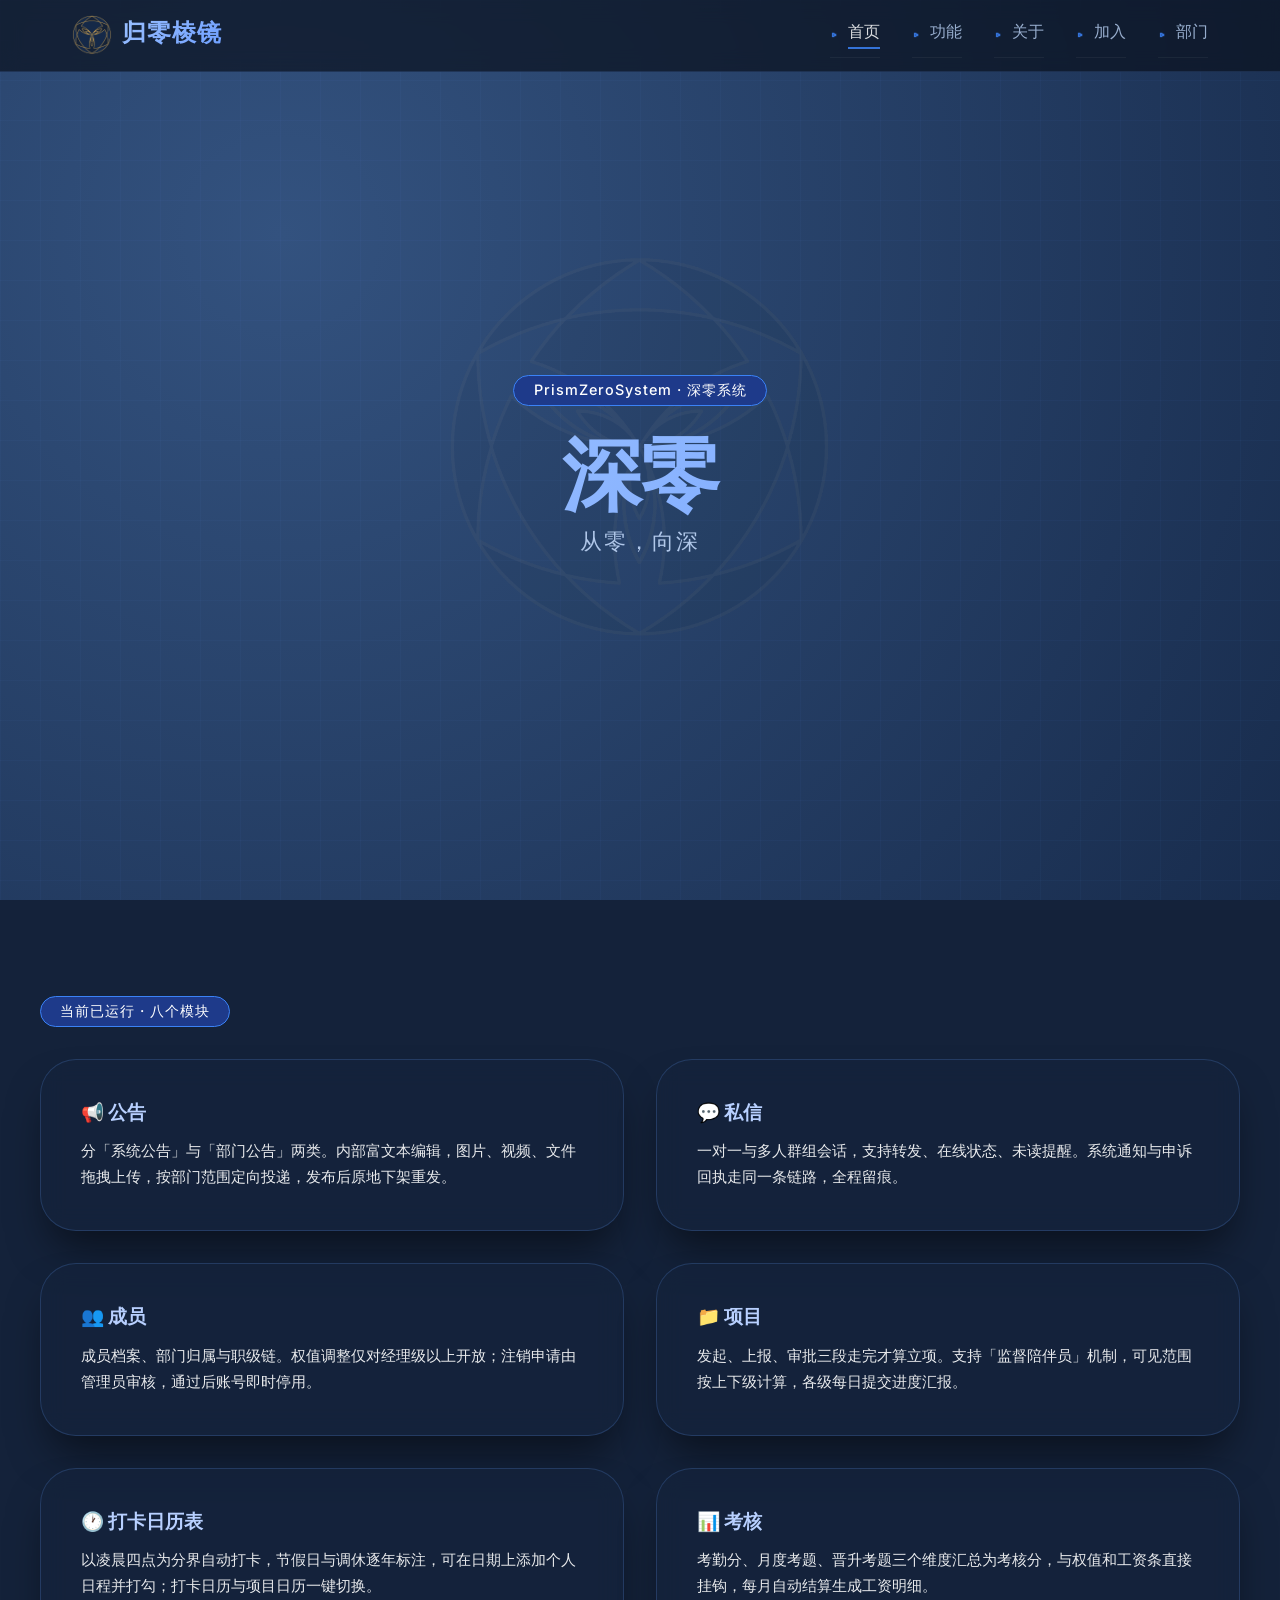
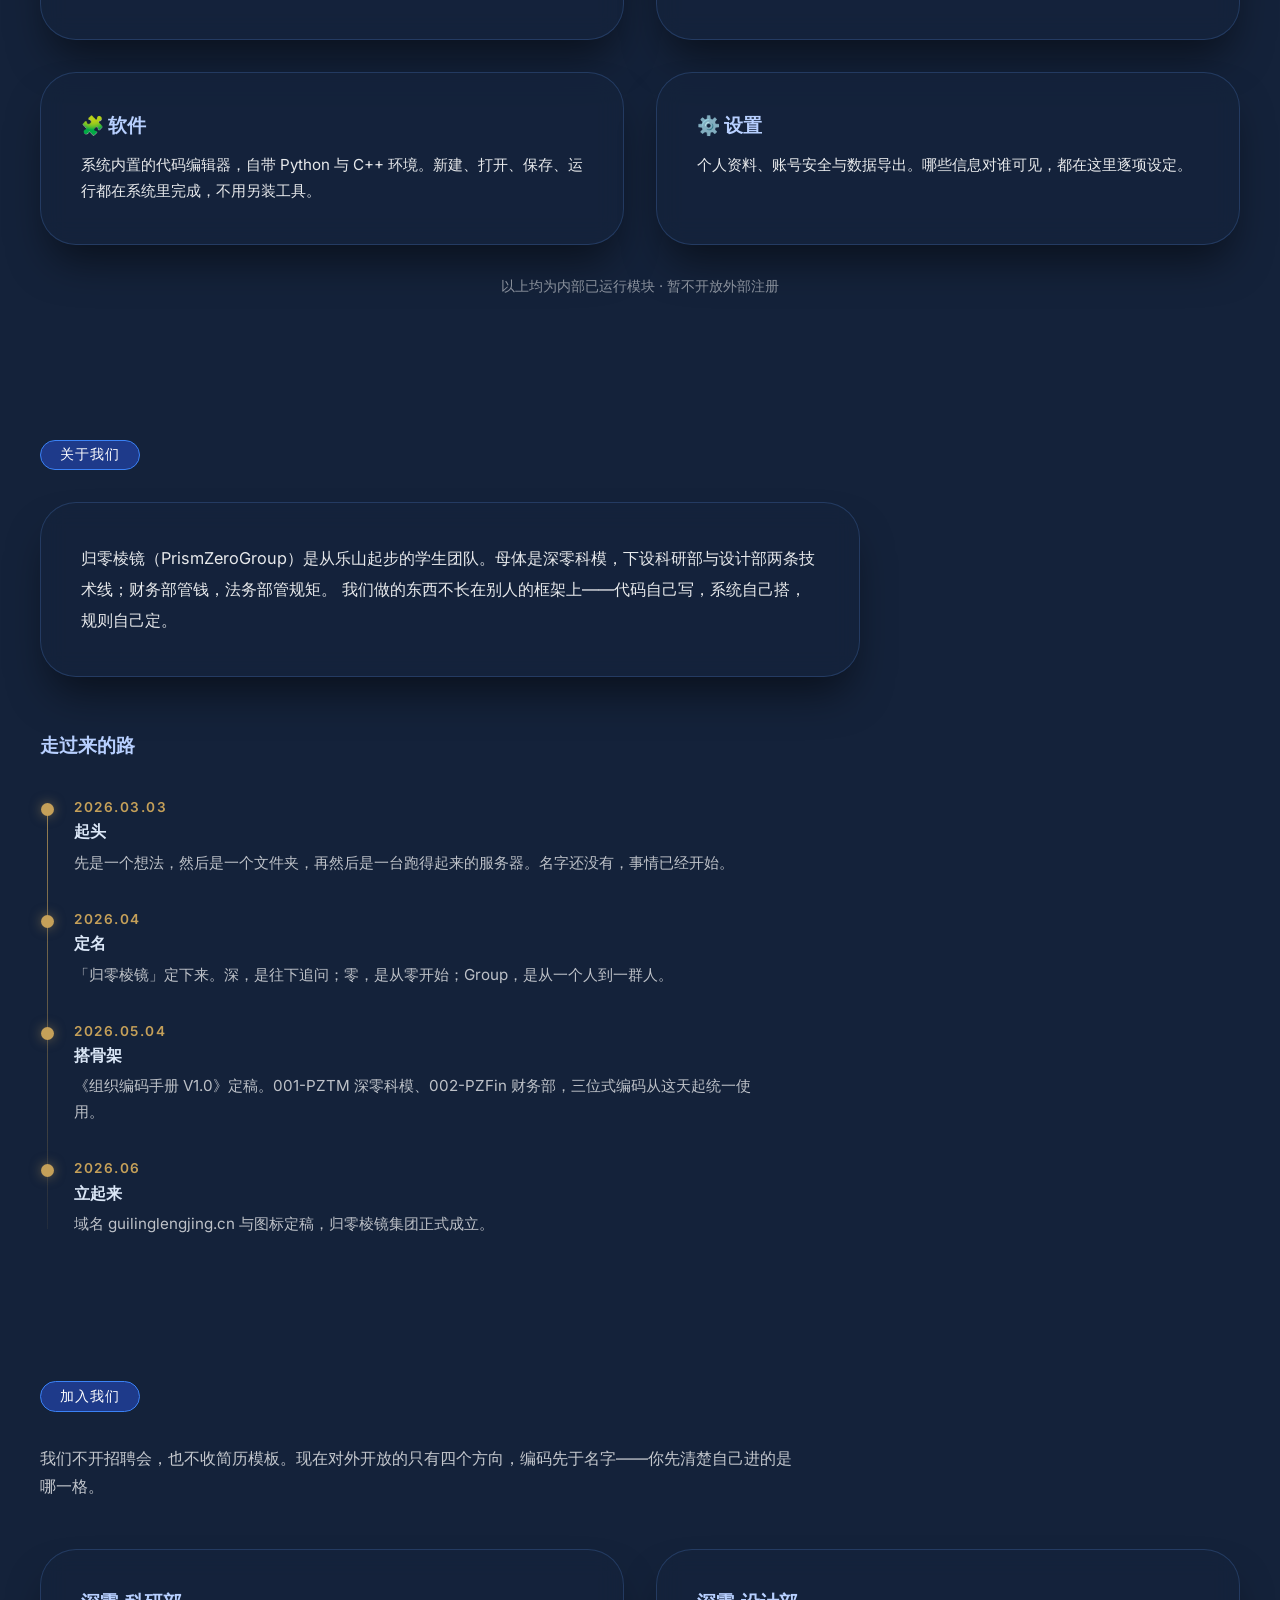
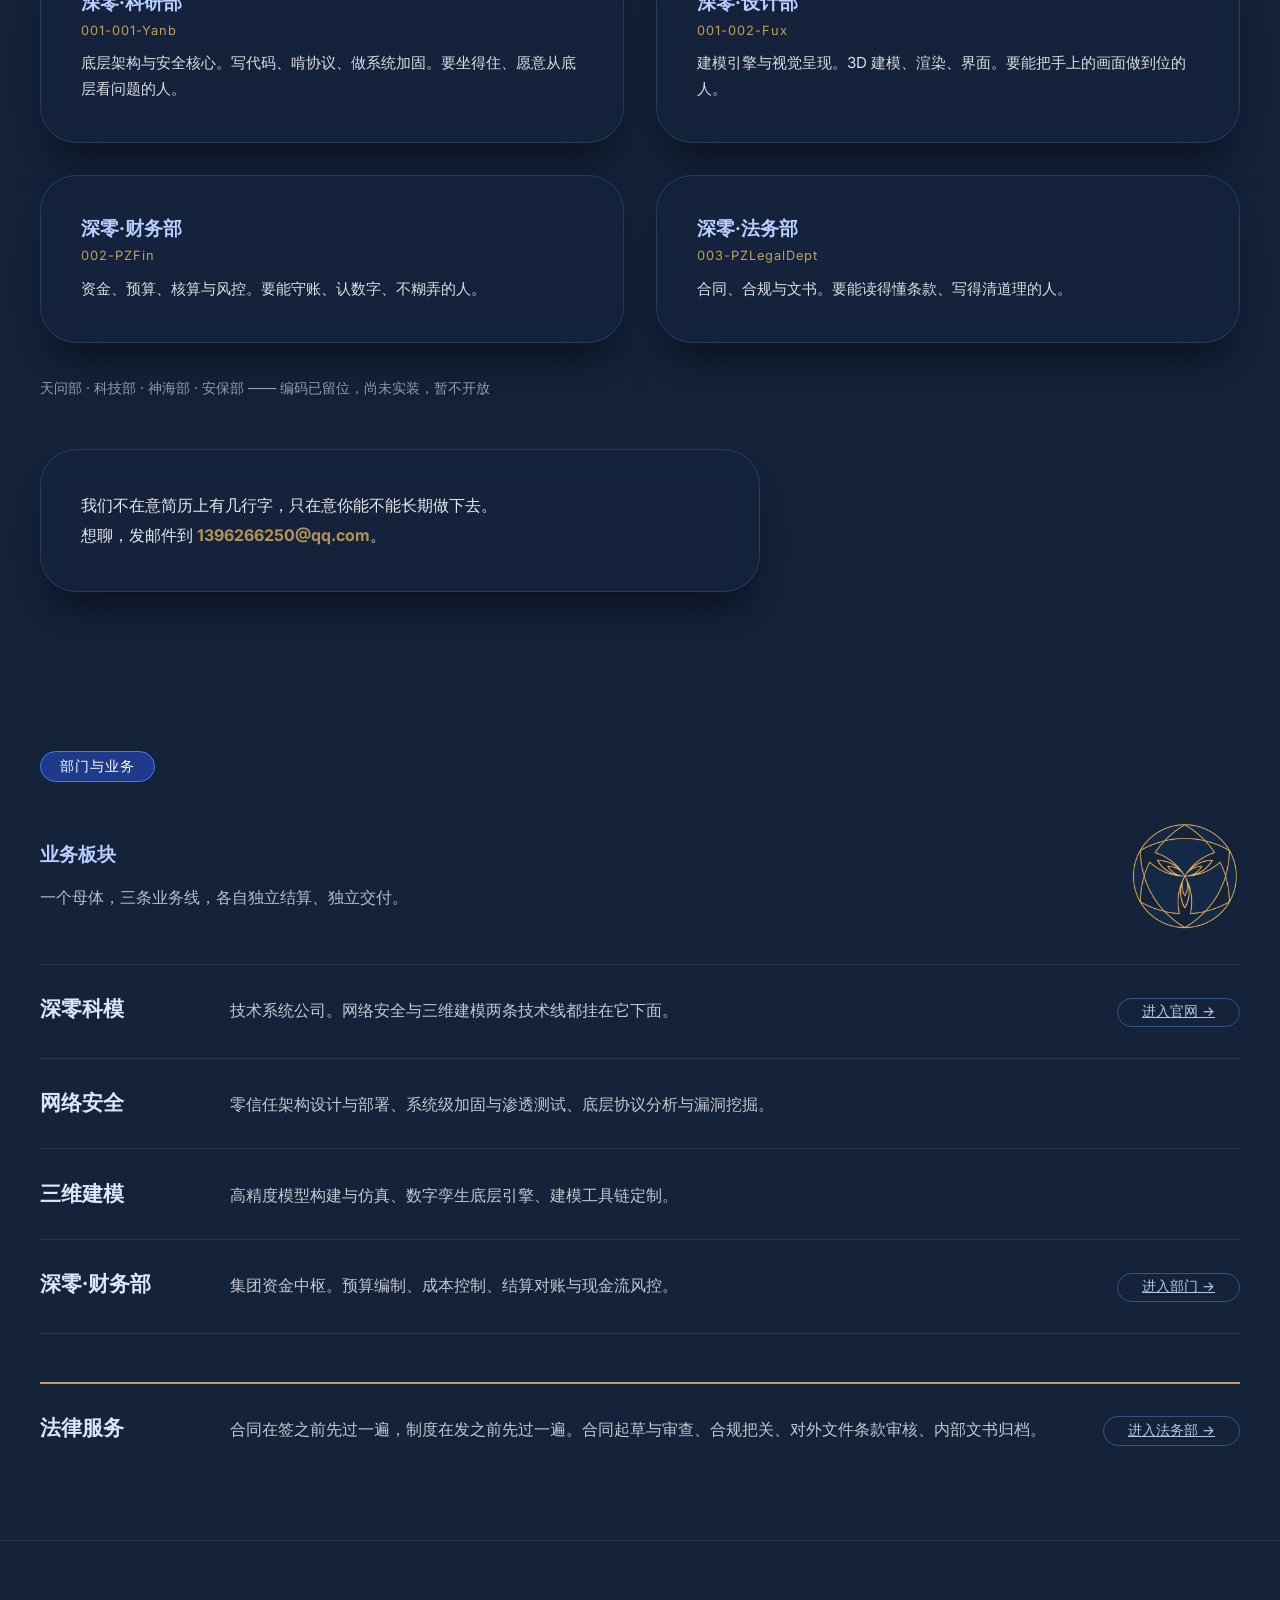
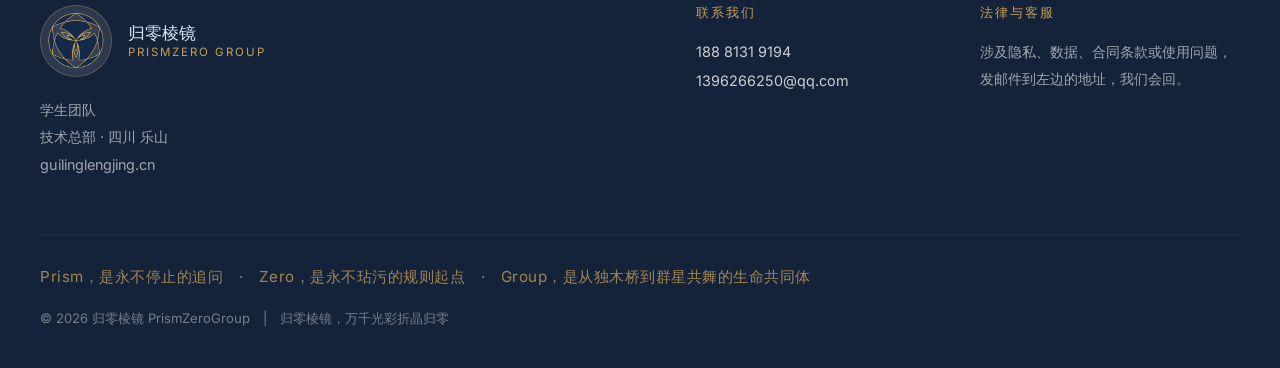
<file: PrismZeroGroupWeb/PrismZeroSystemWebsite/system.html>
<!DOCTYPE html>
<html lang="zh-CN">
<head>
    <meta charset="UTF-8">
    <meta name="viewport" content="width=device-width, initial-scale=1.0, user-scalable=no">
    <title>PrismZeroSystem · 深零系统</title>
    <link rel="preconnect" href="https://fonts.googleapis.com">
    <link rel="preconnect" href="https://fonts.gstatic.com" crossorigin>
    <link href="https://fonts.googleapis.com/css2?family=Inter:wght@300;400;500;600;700;800&display=swap" rel="stylesheet">
    <link rel="stylesheet" href="system.css">
</head>
<body>
    <div class="bg-gradient"></div>
    <div class="bg-particles"></div>
    <div class="brand-watermark"></div>

    <!-- 导航栏 -->
    <nav class="navbar">
        <div class="nav-container">
            <a href="#hero" class="nav-logo"><img src="PrismZeroGroupSigh.png" style="height: 40px; width: 40px; vertical-align: middle; margin-right: 10px; border-radius: 50%; filter: brightness(1.15);">归零棱镜</a>
            <ul class="nav-menu">
                <li><a href="#hero" class="nav-link">首页</a></li>
                <li><a href="#modules" class="nav-link">功能</a></li>
                <li><a href="#about" class="nav-link">关于</a></li>
                <li><a href="#join" class="nav-link">加入</a></li>
                <li><a href="#departments" class="nav-link">部门</a></li>
            </ul>
        </div>
    </nav>

    <!-- 第一屏：主视觉 -->
    <section id="hero">
        <div class="container" style="text-align: center;">
            <div class="badge">PrismZeroSystem · 深零系统</div>
            <h1>深零</h1>
            <div class="subhead">从零，向深</div>
        </div>
    </section>

    <!-- 第二屏：已上线模块 -->
    <section id="modules">
        <div class="container">
            <div class="badge" style="margin-bottom: 2rem;">当前已运行 · 八个模块</div>
            <div class="grid-2">

                <div class="glass-card">
                    <h3 style="color: #b8d0ff; margin-bottom: 0.8rem;">📢 公告</h3>
                    <p style="line-height: 1.7; opacity: 0.9; font-size: 0.95rem;">
                        分「系统公告」与「部门公告」两类。内部富文本编辑，图片、视频、文件拖拽上传，按部门范围定向投递，发布后原地下架重发。
                    </p>
                </div>

                <div class="glass-card">
                    <h3 style="color: #b8d0ff; margin-bottom: 0.8rem;">💬 私信</h3>
                    <p style="line-height: 1.7; opacity: 0.9; font-size: 0.95rem;">
                        一对一与多人群组会话，支持转发、在线状态、未读提醒。系统通知与申诉回执走同一条链路，全程留痕。
                    </p>
                </div>

                <div class="glass-card">
                    <h3 style="color: #b8d0ff; margin-bottom: 0.8rem;">👥 成员</h3>
                    <p style="line-height: 1.7; opacity: 0.9; font-size: 0.95rem;">
                        成员档案、部门归属与职级链。权值调整仅对经理级以上开放；注销申请由管理员审核，通过后账号即时停用。
                    </p>
                </div>

                <div class="glass-card">
                    <h3 style="color: #b8d0ff; margin-bottom: 0.8rem;">📁 项目</h3>
                    <p style="line-height: 1.7; opacity: 0.9; font-size: 0.95rem;">
                        发起、上报、审批三段走完才算立项。支持「监督陪伴员」机制，可见范围按上下级计算，各级每日提交进度汇报。
                    </p>
                </div>

                <div class="glass-card">
                    <h3 style="color: #b8d0ff; margin-bottom: 0.8rem;">🕐 打卡日历表</h3>
                    <p style="line-height: 1.7; opacity: 0.9; font-size: 0.95rem;">
                        以凌晨四点为分界自动打卡，节假日与调休逐年标注，可在日期上添加个人日程并打勾；打卡日历与项目日历一键切换。
                    </p>
                </div>

                <div class="glass-card">
                    <h3 style="color: #b8d0ff; margin-bottom: 0.8rem;">📊 考核</h3>
                    <p style="line-height: 1.7; opacity: 0.9; font-size: 0.95rem;">
                        考勤分、月度考题、晋升考题三个维度汇总为考核分，与权值和工资条直接挂钩，每月自动结算生成工资明细。
                    </p>
                </div>

                <div class="glass-card">
                    <h3 style="color: #b8d0ff; margin-bottom: 0.8rem;">🧩 软件</h3>
                    <p style="line-height: 1.7; opacity: 0.9; font-size: 0.95rem;">
                        系统内置的代码编辑器，自带 Python 与 C++ 环境。新建、打开、保存、运行都在系统里完成，不用另装工具。
                    </p>
                </div>

                <div class="glass-card">
                    <h3 style="color: #b8d0ff; margin-bottom: 0.8rem;">⚙️ 设置</h3>
                    <p style="line-height: 1.7; opacity: 0.9; font-size: 0.95rem;">
                        个人资料、账号安全与数据导出。哪些信息对谁可见，都在这里逐项设定。
                    </p>
                </div>

            </div>
            <p style="text-align: center; margin-top: 2rem; opacity: 0.5; font-size: 0.9rem;">
                以上均为内部已运行模块 · 暂不开放外部注册
            </p>
        </div>
    </section>

    <!-- 关于我们 -->
    <section id="about">
        <div class="container">
            <div class="badge" style="margin-bottom: 2rem;">关于我们</div>

            <div class="glass-card" style="max-width: 820px; margin: 0 0 3.5rem;">
                <p style="line-height: 1.9; opacity: 0.9; font-size: 1.02rem;">
                    归零棱镜（PrismZeroGroup）是从乐山起步的学生团队。母体是深零科模，下设科研部与设计部两条技术线；财务部管钱，法务部管规矩。
                    我们做的东西不长在别人的框架上——代码自己写，系统自己搭，规则自己定。
                </p>
            </div>

            <h3 style="color: #b8d0ff; margin-bottom: 2.5rem;">走过来的路</h3>

            <div style="position: relative; max-width: 720px; padding-left: 34px;">
                <div style="position: absolute; left: 7px; top: 8px; bottom: 8px; width: 1px; background: linear-gradient(to bottom, rgba(197,160,89,0.75), rgba(197,160,89,0.08));"></div>

                <div style="position: relative; margin-bottom: 2.2rem;">
                    <div style="position: absolute; left: -33px; top: 4px; width: 13px; height: 13px; border-radius: 50%; background: #C5A059; box-shadow: 0 0 12px rgba(197,160,89,0.5);"></div>
                    <div style="font-size: 0.85rem; letter-spacing: 1.5px; color: #C5A059; font-weight: 600;">2026.03.03</div>
                    <div style="font-weight: 600; margin: 0.4rem 0; color: #dbe7f7;">起头</div>
                    <p style="opacity: 0.72; line-height: 1.7; font-size: 0.95rem;">
                        先是一个想法，然后是一个文件夹，再然后是一台跑得起来的服务器。名字还没有，事情已经开始。
                    </p>
                </div>

                <div style="position: relative; margin-bottom: 2.2rem;">
                    <div style="position: absolute; left: -33px; top: 4px; width: 13px; height: 13px; border-radius: 50%; background: #C5A059; box-shadow: 0 0 12px rgba(197,160,89,0.5);"></div>
                    <div style="font-size: 0.85rem; letter-spacing: 1.5px; color: #C5A059; font-weight: 600;">2026.04</div>
                    <div style="font-weight: 600; margin: 0.4rem 0; color: #dbe7f7;">定名</div>
                    <p style="opacity: 0.72; line-height: 1.7; font-size: 0.95rem;">
                        「归零棱镜」定下来。深，是往下追问；零，是从零开始；Group，是从一个人到一群人。
                    </p>
                </div>

                <div style="position: relative; margin-bottom: 2.2rem;">
                    <div style="position: absolute; left: -33px; top: 4px; width: 13px; height: 13px; border-radius: 50%; background: #C5A059; box-shadow: 0 0 12px rgba(197,160,89,0.5);"></div>
                    <div style="font-size: 0.85rem; letter-spacing: 1.5px; color: #C5A059; font-weight: 600;">2026.05.04</div>
                    <div style="font-weight: 600; margin: 0.4rem 0; color: #dbe7f7;">搭骨架</div>
                    <p style="opacity: 0.72; line-height: 1.7; font-size: 0.95rem;">
                        《组织编码手册 V1.0》定稿。001-PZTM 深零科模、002-PZFin 财务部，三位式编码从这天起统一使用。
                    </p>
                </div>

                <div style="position: relative;">
                    <div style="position: absolute; left: -33px; top: 4px; width: 13px; height: 13px; border-radius: 50%; background: #C5A059; box-shadow: 0 0 12px rgba(197,160,89,0.5);"></div>
                    <div style="font-size: 0.85rem; letter-spacing: 1.5px; color: #C5A059; font-weight: 600;">2026.06</div>
                    <div style="font-weight: 600; margin: 0.4rem 0; color: #dbe7f7;">立起来</div>
                    <p style="opacity: 0.72; line-height: 1.7; font-size: 0.95rem;">
                        域名 guilinglengjing.cn 与图标定稿，归零棱镜集团正式成立。
                    </p>
                </div>
            </div>
        </div>
    </section>

    <!-- 加入我们 -->
    <section id="join">
        <div class="container">
            <div class="badge" style="margin-bottom: 2rem;">加入我们</div>

            <p style="opacity: 0.75; line-height: 1.8; max-width: 760px; margin: 0 0 3rem;">
                我们不开招聘会，也不收简历模板。现在对外开放的只有四个方向，编码先于名字——你先清楚自己进的是哪一格。
            </p>

            <div class="grid-2">
                <div class="glass-card">
                    <h3 style="color: #b8d0ff; margin-bottom: 0.4rem;">深零·科研部</h3>
                    <div style="font-size: 0.8rem; letter-spacing: 1px; color: #C5A059; margin-bottom: 0.8rem;">001-001-Yanb</div>
                    <p style="line-height: 1.7; opacity: 0.85; font-size: 0.95rem;">
                        底层架构与安全核心。写代码、啃协议、做系统加固。要坐得住、愿意从底层看问题的人。
                    </p>
                </div>

                <div class="glass-card">
                    <h3 style="color: #b8d0ff; margin-bottom: 0.4rem;">深零·设计部</h3>
                    <div style="font-size: 0.8rem; letter-spacing: 1px; color: #C5A059; margin-bottom: 0.8rem;">001-002-Fux</div>
                    <p style="line-height: 1.7; opacity: 0.85; font-size: 0.95rem;">
                        建模引擎与视觉呈现。3D 建模、渲染、界面。要能把手上的画面做到位的人。
                    </p>
                </div>

                <div class="glass-card">
                    <h3 style="color: #b8d0ff; margin-bottom: 0.4rem;">深零·财务部</h3>
                    <div style="font-size: 0.8rem; letter-spacing: 1px; color: #C5A059; margin-bottom: 0.8rem;">002-PZFin</div>
                    <p style="line-height: 1.7; opacity: 0.85; font-size: 0.95rem;">
                        资金、预算、核算与风控。要能守账、认数字、不糊弄的人。
                    </p>
                </div>

                <div class="glass-card">
                    <h3 style="color: #b8d0ff; margin-bottom: 0.4rem;">深零·法务部</h3>
                    <div style="font-size: 0.8rem; letter-spacing: 1px; color: #C5A059; margin-bottom: 0.8rem;">003-PZLegalDept</div>
                    <p style="line-height: 1.7; opacity: 0.85; font-size: 0.95rem;">
                        合同、合规与文书。要能读得懂条款、写得清道理的人。
                    </p>
                </div>
            </div>

            <p style="opacity: 0.55; font-size: 0.9rem; margin-top: 2rem; line-height: 1.8;">
                天问部 · 科技部 · 神海部 · 安保部 —— 编码已留位，尚未实装，暂不开放
            </p>

            <div class="glass-card" style="max-width: 720px; margin: 3rem 0 0;">
                <p style="line-height: 1.9; opacity: 0.9;">
                    我们不在意简历上有几行字，只在意你能不能长期做下去。<br>
                    想聊，发邮件到 <strong style="color: #C5A059;">1396266250@qq.com</strong>。
                </p>
            </div>
        </div>
    </section>

    <!-- 第七屏：部门直达 -->
            <section id="departments">
        <div class="container">
            <div class="badge" style="margin-bottom: 2.5rem;">部门与业务</div>

            <div style="display: flex; align-items: center; justify-content: space-between; gap: 3rem; margin-bottom: 2rem; flex-wrap: wrap;">
                <div>
                    <h3 style="color: #b8d0ff; margin-bottom: 0.9rem;">业务板块</h3>
                    <p style="opacity: 0.7; line-height: 1.8; max-width: 560px;">
                        一个母体，三条业务线，各自独立结算、独立交付。
                    </p>
                </div>
                <img src="PrismZeroGroupSigh.png" alt="归零棱镜" style="width: 110px; height: auto; filter: brightness(1.12);">
            </div>

            <div style="border-top: 1px solid rgba(255,255,255,0.08);">

                <div style="display: flex; align-items: baseline; gap: 2.5rem; padding: 1.9rem 0; border-bottom: 1px solid rgba(255,255,255,0.08); flex-wrap: wrap;">
                    <h3 style="color: #dbe7f7; font-size: 1.3rem; min-width: 150px; margin: 0;">深零科模</h3>
                    <p style="opacity: 0.75; line-height: 1.75; flex: 1 1 300px; margin: 0;">
                        技术系统公司。网络安全与三维建模两条技术线都挂在它下面。
                    </p>
                    <a href="../PrismZeroTechModel/PrismZeroTechModel-html.html" class="dept-link" style="flex: 0 0 auto;">进入官网 →</a>
                </div>

                <div style="display: flex; align-items: baseline; gap: 2.5rem; padding: 1.9rem 0; border-bottom: 1px solid rgba(255,255,255,0.08); flex-wrap: wrap;">
                    <h3 style="color: #dbe7f7; font-size: 1.3rem; min-width: 150px; margin: 0;">网络安全</h3>
                    <p style="opacity: 0.75; line-height: 1.75; flex: 1 1 300px; margin: 0;">
                        零信任架构设计与部署、系统级加固与渗透测试、底层协议分析与漏洞挖掘。
                    </p>
                </div>

                <div style="display: flex; align-items: baseline; gap: 2.5rem; padding: 1.9rem 0; border-bottom: 1px solid rgba(255,255,255,0.08); flex-wrap: wrap;">
                    <h3 style="color: #dbe7f7; font-size: 1.3rem; min-width: 150px; margin: 0;">三维建模</h3>
                    <p style="opacity: 0.75; line-height: 1.75; flex: 1 1 300px; margin: 0;">
                        高精度模型构建与仿真、数字孪生底层引擎、建模工具链定制。
                    </p>
                </div>

                <div style="display: flex; align-items: baseline; gap: 2.5rem; padding: 1.9rem 0; border-bottom: 1px solid rgba(255,255,255,0.08); flex-wrap: wrap;">
                    <h3 style="color: #dbe7f7; font-size: 1.3rem; min-width: 150px; margin: 0;">深零·财务部</h3>
                    <p style="opacity: 0.75; line-height: 1.75; flex: 1 1 300px; margin: 0;">
                        集团资金中枢。预算编制、成本控制、结算对账与现金流风控。
                    </p>
                    <a href="../PrismZeroFinance/DZFIn.html" class="dept-link" style="flex: 0 0 auto;">进入部门 →</a>
                </div>

            </div>

            <div style="margin-top: 3rem; border-top: 2px solid #C5A059;">
                <div style="display: flex; align-items: baseline; gap: 2.5rem; padding: 1.9rem 0; flex-wrap: wrap;">
                    <h3 style="color: #dbe7f7; font-size: 1.3rem; min-width: 150px; margin: 0;">法律服务</h3>
                    <p style="opacity: 0.75; line-height: 1.75; flex: 1 1 300px; margin: 0;">
                        合同在签之前先过一遍，制度在发之前先过一遍。合同起草与审查、合规把关、对外文件条款审核、内部文书归档。
                    </p>
                    <a href="../PrismZeroLegalDept/PZLegal.html" class="dept-link" style="flex: 0 0 auto;">进入法务部 →</a>
                </div>
            </div>
        </div>
    </section>

    <!-- 页脚 · 公司名片 -->
    <footer style="border-top: 1px solid rgba(255,255,255,0.07);">
        <div class="container" style="margin: 0 auto; padding-top: 4rem; padding-bottom: 2.5rem;">
            <div style="display: flex; gap: 4rem; flex-wrap: wrap; justify-content: space-between;">

                <div style="flex: 1 1 280px; min-width: 240px;">
                    <div style="display: flex; align-items: center; gap: 1rem; margin-bottom: 1.2rem;">
                        <span style="display: inline-flex; align-items: center; justify-content: center; width: 72px; height: 72px; border-radius: 50%; background: radial-gradient(circle, rgba(255,255,255,0.2), rgba(255,255,255,0.05)); border: 1px solid rgba(197,160,89,0.35); flex: 0 0 auto;"><img src="PrismZeroGroupSigh.png" alt="归零棱镜" style="width: 58px; height: 58px; object-fit: contain; filter: brightness(1.18);"></span>
                        <div>
                            <div style="font-size: 1.05rem; color: #dbe7f7;">归零棱镜</div>
                            <div style="font-size: 0.72rem; letter-spacing: 2px; color: #C5A059;">PRISMZERO GROUP</div>
                        </div>
                    </div>
                    <p style="opacity: 0.6; line-height: 1.9; font-size: 0.9rem;">
                        学生团队<br>
                        技术总部 · 四川 乐山<br>
                        guilinglengjing.cn
                    </p>
                </div>

                <div style="flex: 0 1 220px;">
                    <div style="font-size: 0.8rem; letter-spacing: 2px; color: #C5A059; margin-bottom: 1rem;">联系我们</div>
                    <p style="opacity: 0.78; line-height: 2; font-size: 0.9rem;">
                        <a href="tel:18881319194" style="color: inherit; text-decoration: none;">188 8131 9194</a><br>
                        <a href="mailto:1396266250@qq.com" style="color: inherit; text-decoration: none;">1396266250@qq.com</a>
                    </p>
                </div>

                <div style="flex: 0 1 260px;">
                    <div style="font-size: 0.8rem; letter-spacing: 2px; color: #C5A059; margin-bottom: 1rem;">法律与客服</div>
                    <p style="opacity: 0.6; line-height: 1.9; font-size: 0.9rem;">
                        涉及隐私、数据、合同条款或使用问题，发邮件到左边的地址，我们会回。
                    </p>
                </div>

            </div>

                        <div style="margin-top: 3.5rem; padding-top: 2rem; border-top: 1px solid rgba(255,255,255,0.06); white-space: nowrap; overflow-x: auto; font-size: 0.95rem; letter-spacing: 0.5px; color: #C5A059; opacity: 0.8;">
                Prism，是永不停止的追问　·　Zero，是永不玷污的规则起点　·　Group，是从独木桥到群星共舞的生命共同体
            </div>
<div style="margin-top: 1.4rem; font-size: 0.82rem; opacity: 0.42;">
                © 2026 归零棱镜 PrismZeroGroup　|　归零棱镜，万千光彩折晶归零
            </div>
        </div>
    </footer>
    <script src="system.js"></script>
</body>
</html>
</file>
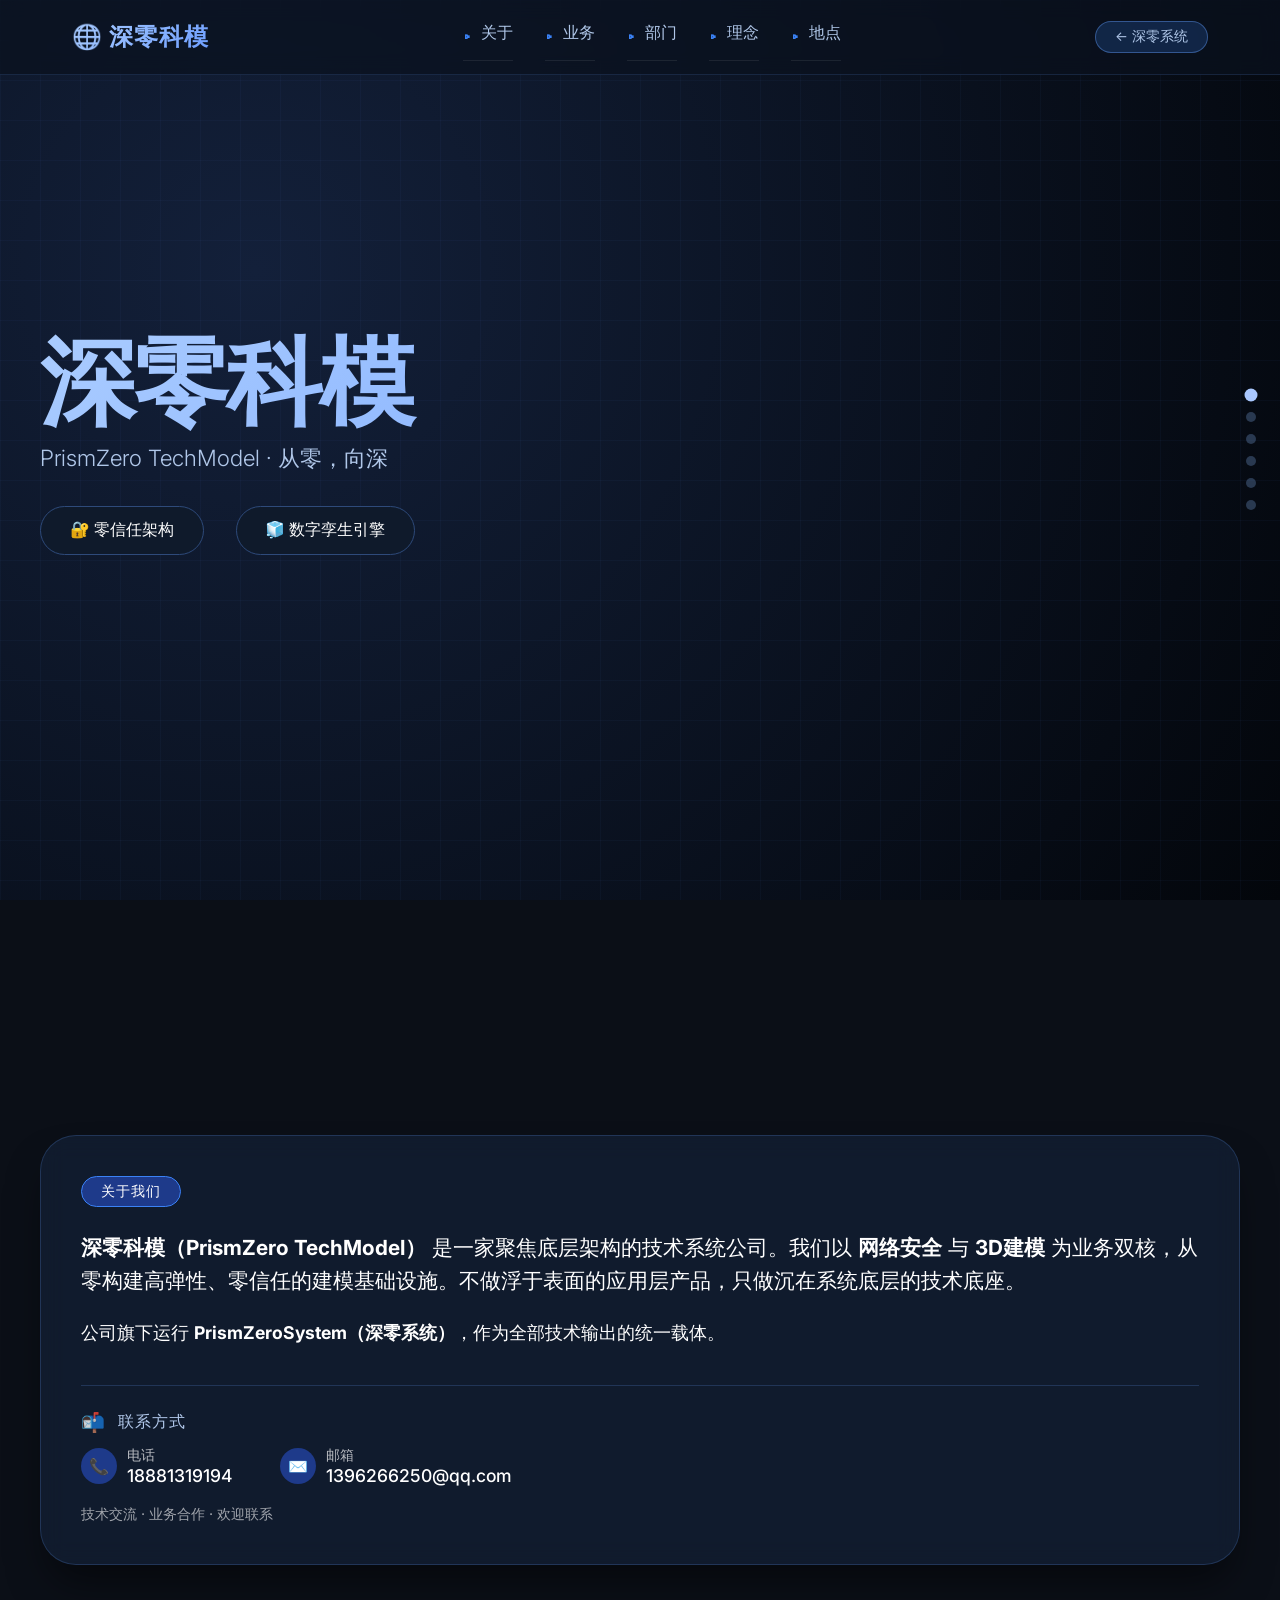
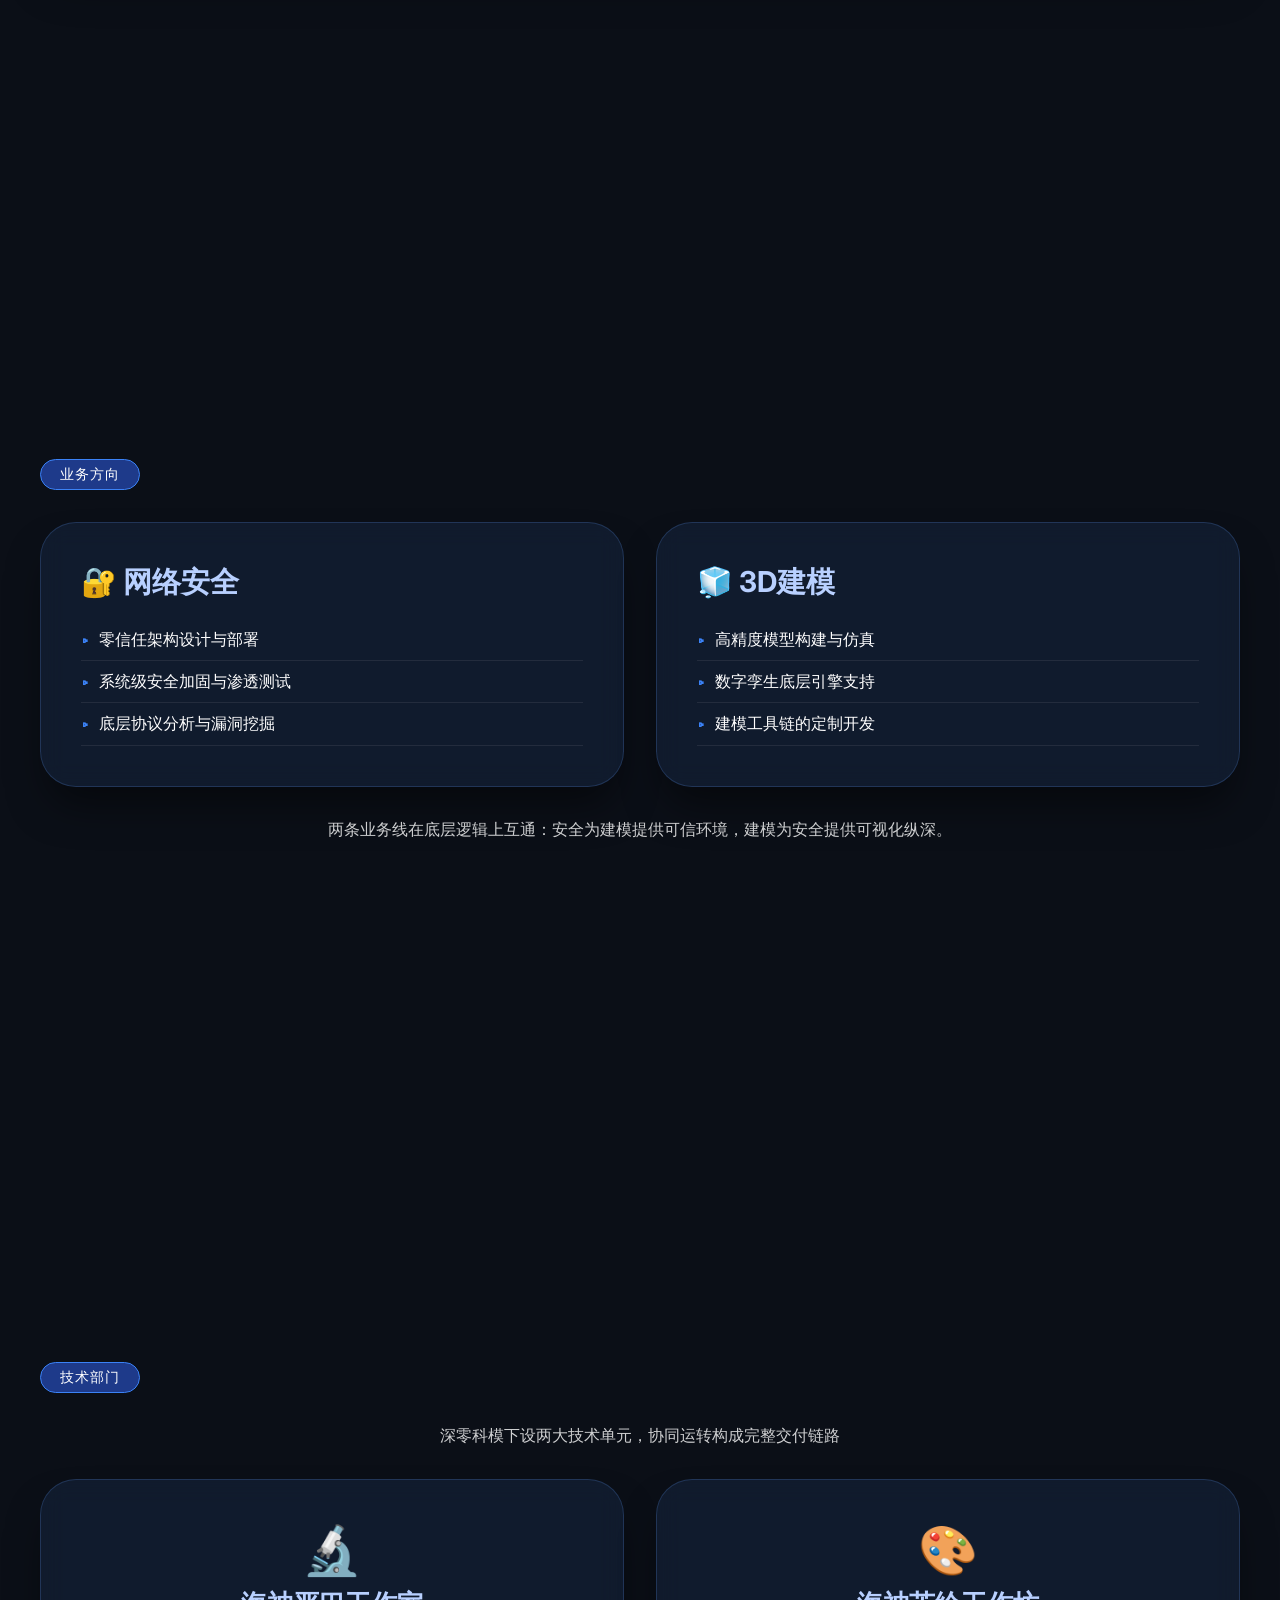
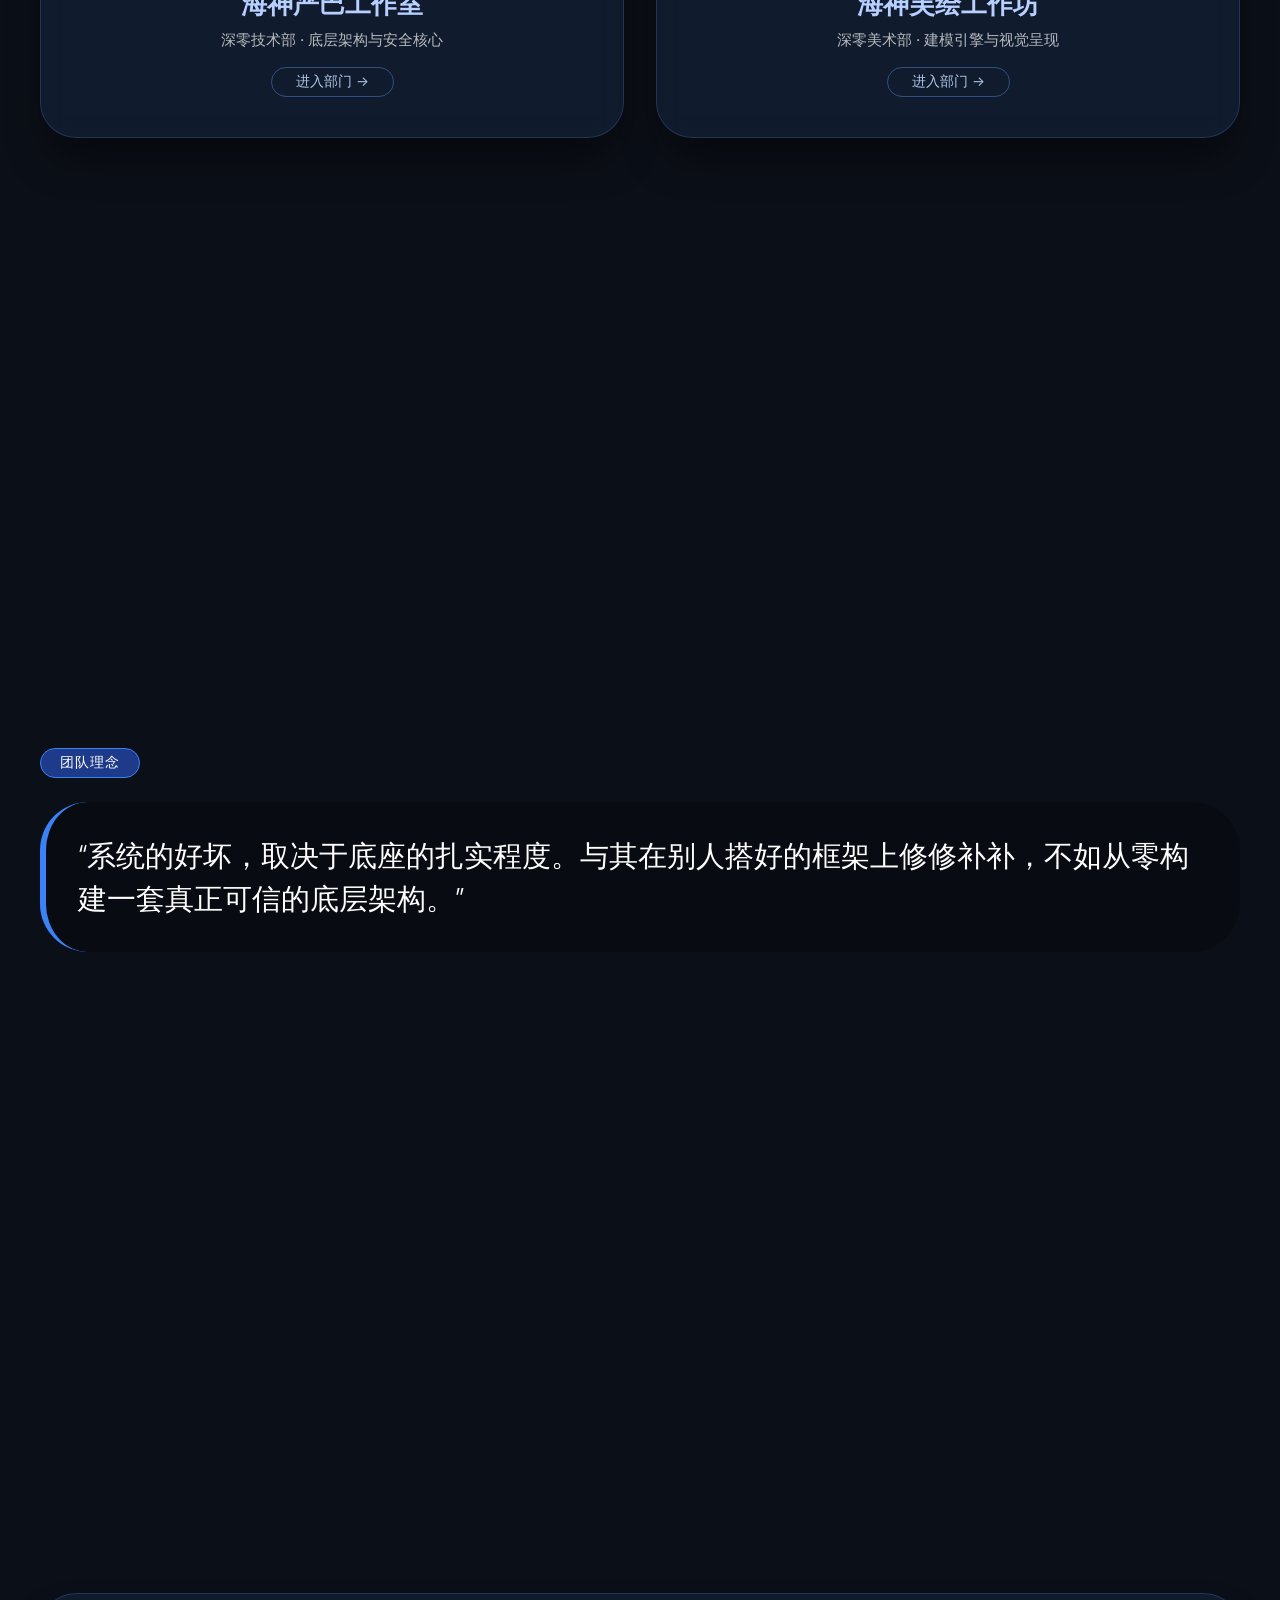
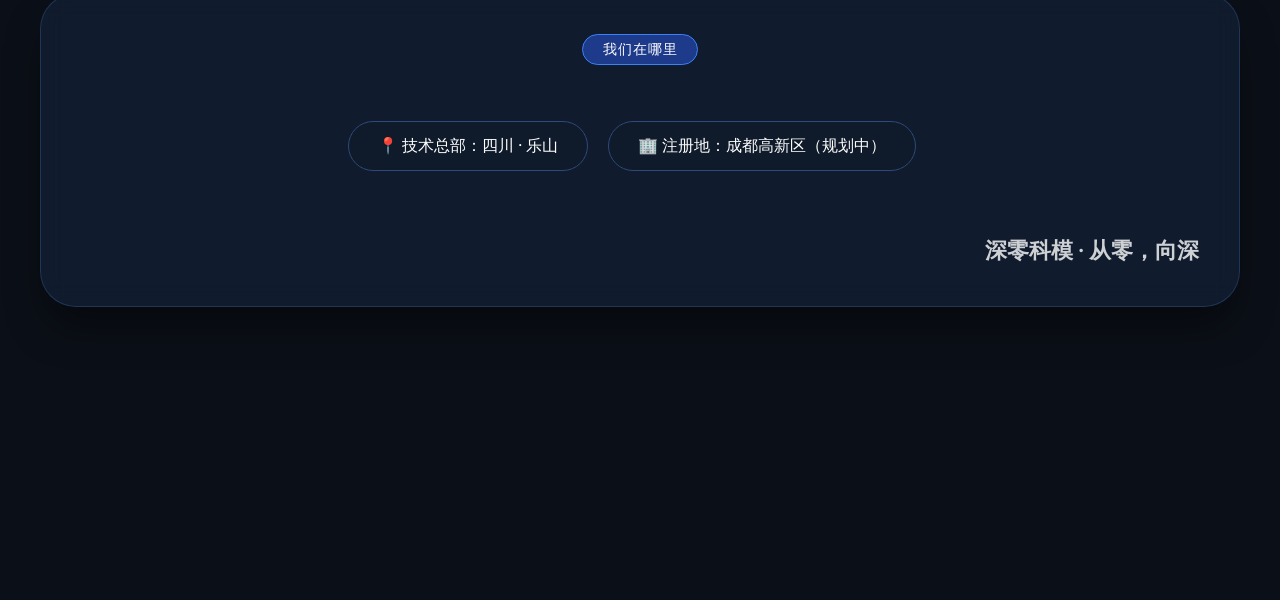
<file: PrismZeroGroupWeb/PrismZeroTechModel/PrismZeroTechModel-html.html>
<!DOCTYPE html>
<html lang="zh-CN">
<head>
    <meta charset="UTF-8">
    <meta name="viewport" content="width=device-width, initial-scale=1.0, user-scalable=no">
    <title>深零科模 · PrismZero</title>
    <link rel="preconnect" href="https://fonts.googleapis.com">
    <link rel="preconnect" href="https://fonts.gstatic.com" crossorigin>
    <link href="https://fonts.googleapis.com/css2?family=Inter:wght@300;400;500;600;700;800&display=swap" rel="stylesheet">
    <link rel="stylesheet" href="PrismZeroTechModel-css.css">
</head>
<body>
    <div class="bg-gradient"></div>
    <div class="bg-particles"></div>

    <!-- 固定导航栏 -->
    <nav class="navbar">
        <div class="nav-container">
            <a href="#home" class="nav-logo">🌐 深零科模</a>
            <ul class="nav-menu">
                <li><a href="#about" class="nav-link">关于</a></li>
                <li><a href="#business" class="nav-link">业务</a></li>
                <li><a href="#departments" class="nav-link">部门</a></li>
                <li><a href="#philosophy" class="nav-link">理念</a></li>
                <li><a href="#location" class="nav-link">地点</a></li>
            </ul>
            <!-- 返回深零系统总站 -->
            <a href="../PrismZeroSystemWebsite/system.html" style="
                background: rgba(59,130,246,0.2);
                border: 1px solid rgba(100,160,255,0.4);
                color: #b0c7e9;
                padding: 0.4rem 1.2rem;
                border-radius: 40px;
                font-size: 0.85rem;
                text-decoration: none;
                transition: background 0.2s;
                white-space: nowrap;
            " onmouseover="this.style.background='rgba(59,130,246,0.4)'" onmouseout="this.style.background='rgba(59,130,246,0.2)'">
                ← 深零系统
            </a>
            <!-- 移动端汉堡按钮占位（后续可扩展） -->
            <div class="nav-toggle" id="navToggle" style="display: none;">☰</div>
        </div>
    </nav>

    <div class="nav-dots" id="navDots"></div>

    <!-- 第一屏：主视觉 (id="home") -->
    <section id="home">
        <div class="container">
            <h1>深零科模</h1>
            <div class="subhead">PrismZero TechModel · 从零，向深</div>
            <div style="margin-top: 2rem; display: flex; gap: 1rem; flex-wrap: wrap;">
                <span class="location-pill">🔐 零信任架构</span>
                <span class="location-pill">🧊 数字孪生引擎</span>
            </div>
        </div>
    </section>

    <!-- 第二屏：关于我们 (id="about") -->
    <section id="about">
        <div class="container glass-card">
            <div class="badge">关于我们</div>
            <p style="font-size:1.3rem; line-height:1.6; margin-bottom:1.5rem;"><strong>深零科模（PrismZero TechModel）</strong> 是一家聚焦底层架构的技术系统公司。我们以 <strong>网络安全</strong> 与 <strong>3D建模</strong> 为业务双核，从零构建高弹性、零信任的建模基础设施。不做浮于表面的应用层产品，只做沉在系统底层的技术底座。</p>
            <p style="font-size:1.1rem;">公司旗下运行 <strong>PrismZeroSystem（深零系统）</strong>，作为全部技术输出的统一载体。</p>
            
            <!-- 联系方式区块 -->
            <div style="margin-top: 2.5rem; padding-top: 1.5rem; border-top: 1px solid rgba(100,160,255,0.2);">
                <div style="display: flex; align-items: center; gap: 0.8rem; margin-bottom: 0.8rem;">
                    <span style="font-size: 1.2rem; opacity: 0.8;">📬</span>
                    <span style="font-weight: 500; letter-spacing: 1px; color: #b0c7e9;">联系方式</span>
                </div>
                <div style="display: flex; flex-wrap: wrap; gap: 1.5rem 3rem;">
                    <div style="display: flex; align-items: center; gap: 10px;">
                        <span style="background: #1e3a8a; width: 36px; height: 36px; border-radius: 50%; display: inline-flex; align-items: center; justify-content: center;">📞</span>
                        <div>
                            <div style="font-size: 0.85rem; opacity: 0.7;">电话</div>
                            <div style="font-weight: 500; font-size: 1.1rem;">18881319194</div>
                        </div>
                    </div>
                    <div style="display: flex; align-items: center; gap: 10px;">
                        <span style="background: #1e3a8a; width: 36px; height: 36px; border-radius: 50%; display: inline-flex; align-items: center; justify-content: center;">✉️</span>
                        <div>
                            <div style="font-size: 0.85rem; opacity: 0.7;">邮箱</div>
                            <div style="font-weight: 500; font-size: 1.1rem;">1396266250@qq.com</div>
                        </div>
                    </div>
                </div>
                <p style="margin-top: 1.2rem; font-size: 0.9rem; opacity: 0.6;">技术交流 · 业务合作 · 欢迎联系</p>
            </div>
        </div>
    </section>

    <!-- 第三屏：业务方向 (id="business") -->
    <section id="business">
        <div class="container">
            <div class="badge" style="margin-bottom: 2rem;">业务方向</div>
            <div class="grid-2">
                <div class="glass-card">
                    <h3 style="font-size:1.8rem; margin-bottom:1rem; color:#b8d0ff;">🔐 网络安全</h3>
                    <ul>
                        <li>零信任架构设计与部署</li>
                        <li>系统级安全加固与渗透测试</li>
                        <li>底层协议分析与漏洞挖掘</li>
                    </ul>
                </div>
                <div class="glass-card">
                    <h3 style="font-size:1.8rem; margin-bottom:1rem; color:#b8d0ff;">🧊 3D建模</h3>
                    <ul>
                        <li>高精度模型构建与仿真</li>
                        <li>数字孪生底层引擎支持</li>
                        <li>建模工具链的定制开发</li>
                    </ul>
                </div>
            </div>
            <p style="text-align:center; margin-top:2rem; opacity:0.8;">两条业务线在底层逻辑上互通：安全为建模提供可信环境，建模为安全提供可视化纵深。</p>
        </div>
    </section>

    <!-- 第四屏：部门直达 (id="departments") - 替换了原公司架构表格 -->
    <section id="departments">
        <div class="container">
            <div class="badge" style="margin-bottom: 2rem;">技术部门</div>
            <p style="text-align:center; margin-bottom: 2rem; opacity:0.8;">深零科模下设两大技术单元，协同运转构成完整交付链路</p>
            <div class="grid-2">
                <!-- 海神严巴工作室 -->
                <a href="./Haishenyanba/Haishenyb.html" class="glass-card dept-card" style="text-decoration: none; color: inherit; display: block; text-align: center;">
                    <div style="font-size: 3rem; margin-bottom: 0.5rem;">🔬</div>
                    <h3 style="font-size: 1.6rem; color: #b8d0ff; margin-bottom: 0.5rem;">海神严巴工作室</h3>
                    <p style="opacity: 0.7; font-size: 0.95rem; margin-bottom: 1rem;">深零技术部 · 底层架构与安全核心</p>
                    <span style="display: inline-block; padding: 0.3rem 1.5rem; border: 1px solid rgba(100,160,255,0.4); border-radius: 40px; font-size: 0.85rem; color: #b0c7e9;">进入部门 →</span>
                </a>

                <!-- 海神芙绘工作坊 -->
                <a href="HaishenPrinting/HaishenFuH.html" class="glass-card dept-card" style="text-decoration: none; color: inherit; display: block; text-align: center;">
                    <div style="font-size: 3rem; margin-bottom: 0.5rem;">🎨</div>
                    <h3 style="font-size: 1.6rem; color: #b8d0ff; margin-bottom: 0.5rem;">海神芙绘工作坊</h3>
                    <p style="opacity: 0.7; font-size: 0.95rem; margin-bottom: 1rem;">深零美术部 · 建模引擎与视觉呈现</p>
                    <span style="display: inline-block; padding: 0.3rem 1.5rem; border: 1px solid rgba(100,160,255,0.4); border-radius: 40px; font-size: 0.85rem; color: #b0c7e9;">进入部门 →</span>
                </a>
            </div>
        </div>
    </section>

    <!-- 第五屏：团队理念 (id="philosophy") -->
    <section id="philosophy">
        <div class="container">
            <div class="badge">团队理念</div>
            <div class="quote-block">
                “系统的好坏，取决于底座的扎实程度。与其在别人搭好的框架上修修补补，不如从零构建一套真正可信的底层架构。”
            </div>
        </div>
    </section>

    <!-- 第六屏：我们在哪里 (id="location") -->
    <section id="location">
        <div class="container glass-card" style="text-align: center;">
            <div class="badge">我们在哪里</div>
            <div style="margin: 2rem 0;">
                <span class="location-pill">📍 技术总部：四川 · 乐山</span>
                <span class="location-pill">🏢 注册地：成都高新区（规划中）</span>
            </div>
            <div class="footer-tagline">深零科模 · 从零，向深</div>
        </div>
    </section>

    <script src="PrismZeroTechModel-js.js"></script>
</body>
</html>
</file>
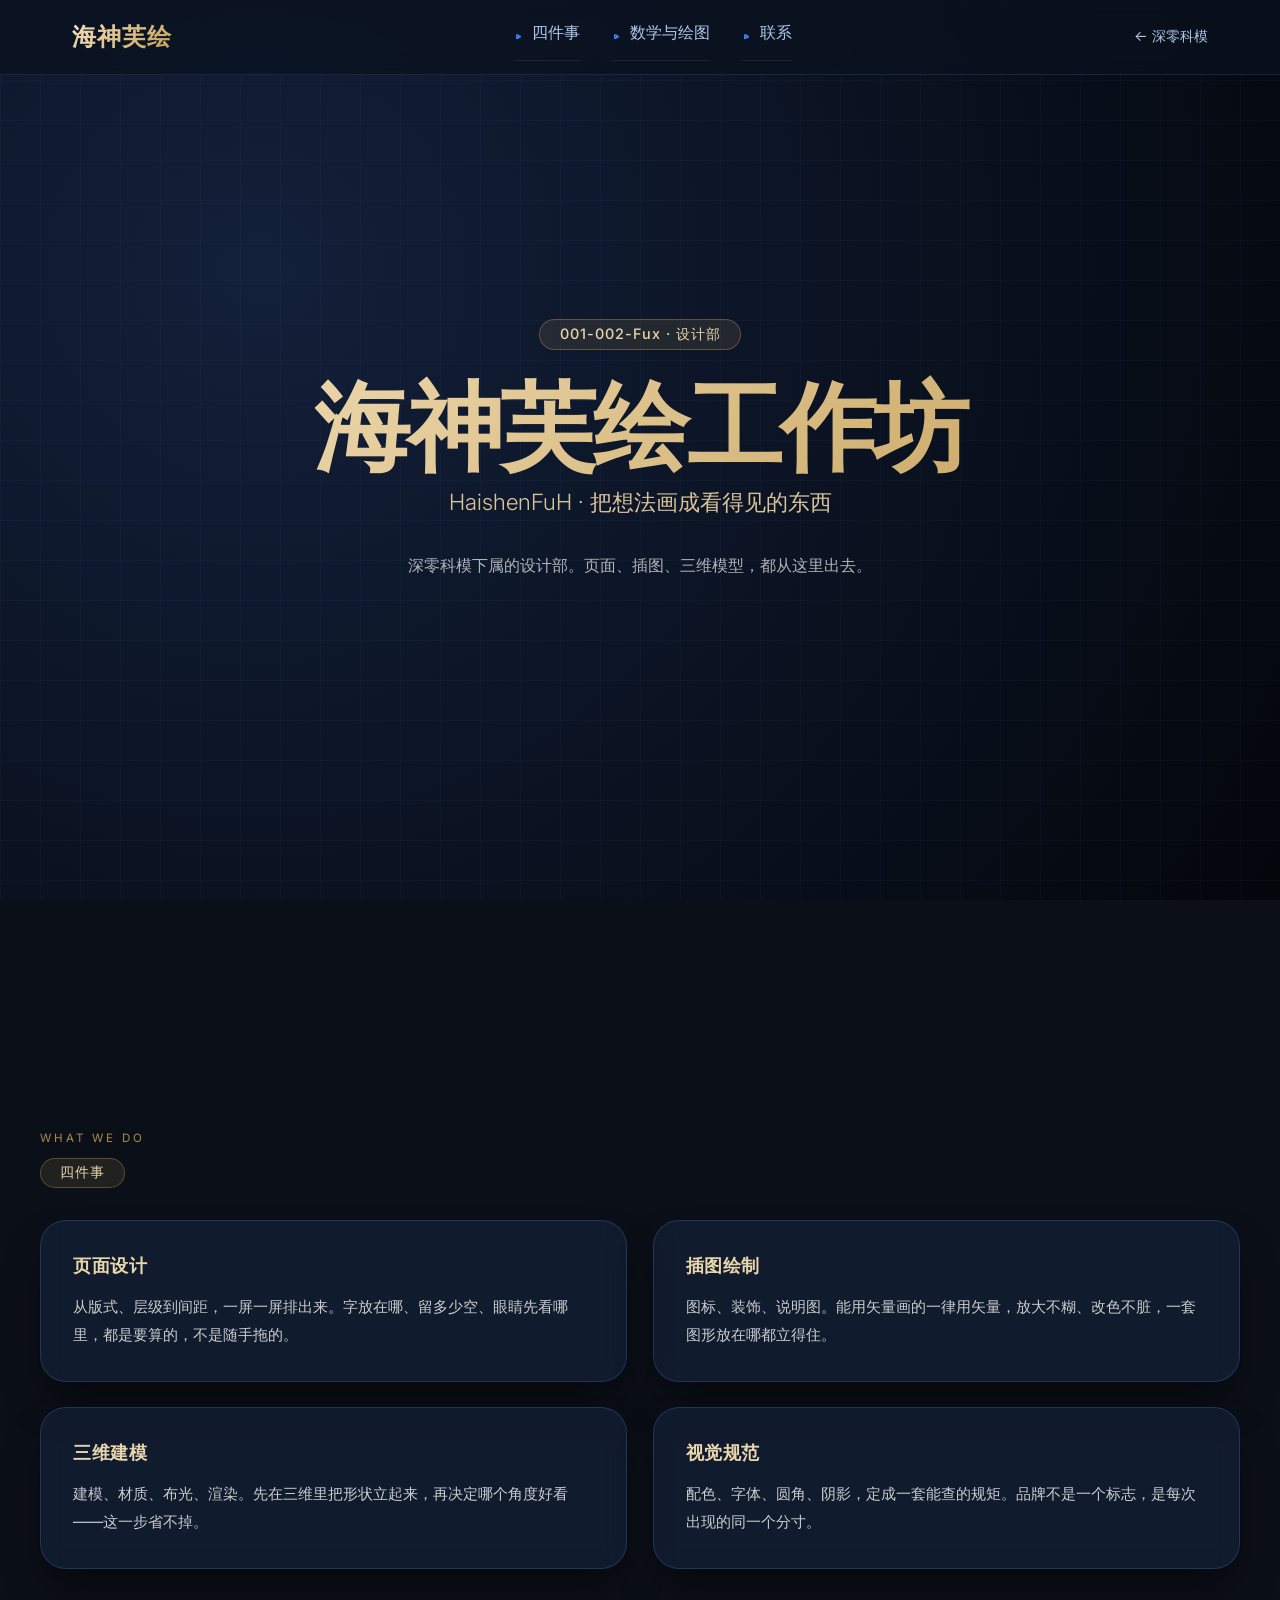
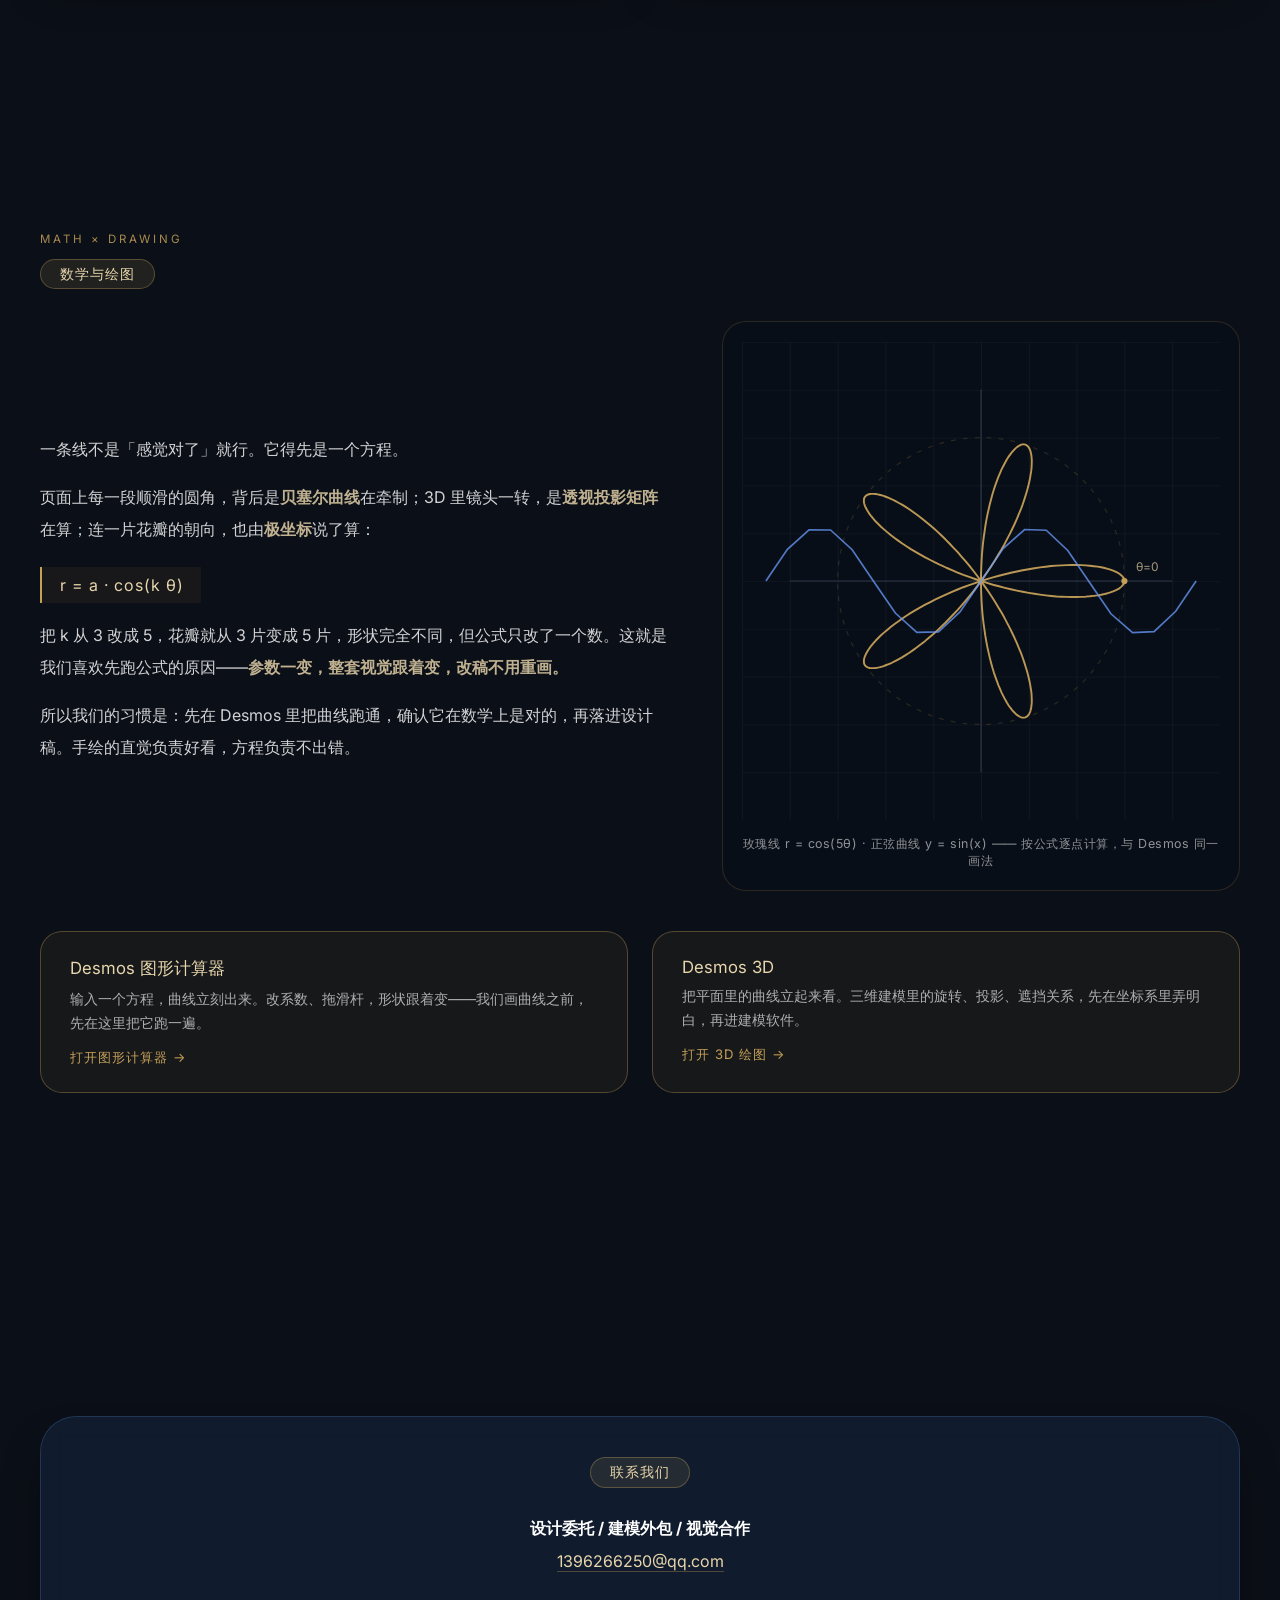
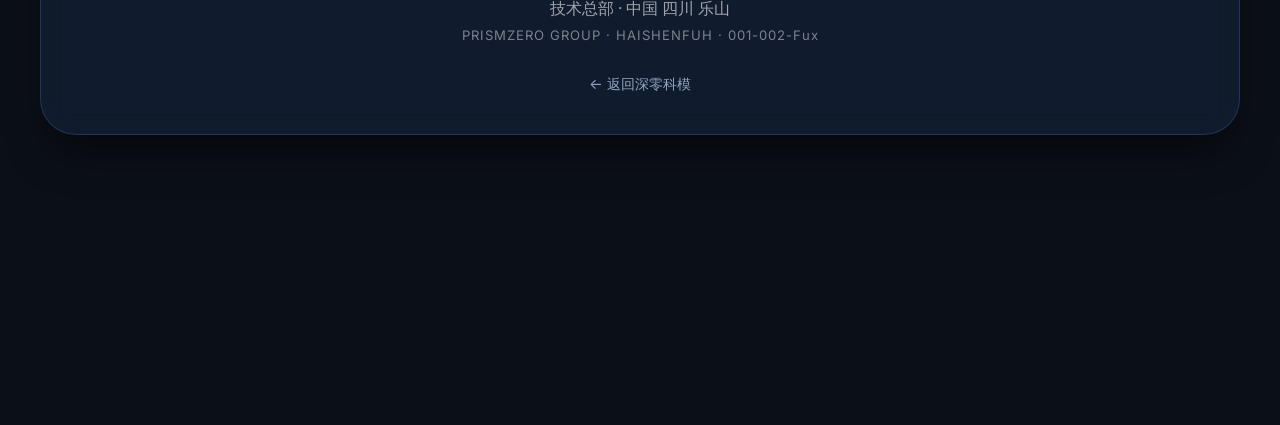
<file: PrismZeroGroupWeb/PrismZeroTechModel/HaishenPrinting/HaishenFuH.html>
<!DOCTYPE html>
<html lang="zh-CN">
<head>
    <meta charset="UTF-8">
    <meta name="viewport" content="width=device-width, initial-scale=1.0">
    <title>海神芙绘工作坊 · HaishenFuH</title>
    <link rel="preconnect" href="https://fonts.googleapis.com">
    <link rel="preconnect" href="https://fonts.gstatic.com" crossorigin>
    <link href="https://fonts.googleapis.com/css2?family=Inter:wght@300;400;500;600;700;800&display=swap" rel="stylesheet">
    <link rel="stylesheet" href="../PrismZeroTechModel-css.css">
    <style>
        :root { --gold: #C5A059; --gold-soft: rgba(197,160,89,0.35); }

        #home h1 {
            background: linear-gradient(135deg, #f4e2bd, #C5A059);
            -webkit-background-clip: text;
            background-clip: text;
            color: transparent;
        }
        .subhead-gold { color: #d9c49a; }

        .badge-gold {
            background: rgba(197,160,89,0.12);
            border: 1px solid var(--gold-soft);
            color: #e8d6ac;
        }

        .card-4 { display: grid; grid-template-columns: 1fr 1fr; gap: 1.6rem; }
        .card-4 .glass-card { padding: 2rem; border-radius: 26px; }
        .card-4 h3 { color: #e8d6ac; font-size: 1.15rem; margin-bottom: 0.9rem; letter-spacing: 0.5px; }
        .card-4 p { line-height: 1.85; opacity: 0.78; font-size: 0.95rem; }

        .kicker { font-size: 0.72rem; letter-spacing: 3px; color: var(--gold); opacity: 0.85; margin-bottom: 0.8rem; }

        .math-wrap { display: grid; grid-template-columns: 1.1fr 0.9fr; gap: 3rem; align-items: center; }
        .math-text p { line-height: 2; margin-bottom: 1rem; opacity: 0.82; }
        .math-text strong { color: #e8d6ac; font-weight: 600; }
        .formula {
            display: inline-block;
            margin: 0.4rem 0 1rem;
            padding: 0.5rem 1.1rem;
            border-left: 2px solid var(--gold);
            background: rgba(197,160,89,0.07);
            color: #e8d6ac;
            font-size: 1rem;
            letter-spacing: 1px;
        }
        .figure {
            background: rgba(8,14,24,0.65);
            border: 1px solid rgba(197,160,89,0.18);
            border-radius: 24px;
            padding: 1.2rem;
        }
        .figure figcaption {
            margin-top: 0.8rem;
            font-size: 0.78rem;
            opacity: 0.55;
            letter-spacing: 0.5px;
            text-align: center;
        }

        .desmos-grid { display: grid; grid-template-columns: 1fr 1fr; gap: 1.5rem; margin-top: 2.5rem; }
        .desmos-card {
            display: block;
            text-decoration: none;
            color: inherit;
            padding: 1.6rem 1.8rem;
            border-radius: 22px;
            background: rgba(197,160,89,0.06);
            border: 1px solid var(--gold-soft);
            transition: transform 0.25s ease, border-color 0.25s ease, background 0.25s ease;
        }
        .desmos-card:hover {
            transform: translateY(-3px);
            border-color: rgba(197,160,89,0.6);
            background: rgba(197,160,89,0.11);
        }
        .desmos-card .t { font-size: 1.05rem; color: #e8d6ac; margin-bottom: 0.4rem; }
        .desmos-card .d { font-size: 0.88rem; opacity: 0.65; line-height: 1.7; }
        .desmos-card .go { margin-top: 0.9rem; font-size: 0.82rem; color: var(--gold); letter-spacing: 1px; }


        .contact-line { line-height: 2.1; }
        .contact-line a { color: #e8d6ac; text-decoration: none; border-bottom: 1px solid var(--gold-soft); }

        .back-link { display: inline-block; margin-top: 2rem; color: #b0c7e9; font-size: 0.9rem; text-decoration: none; opacity: 0.8; }
        .back-link:hover { opacity: 1; color: #ffffff; }

        @media (max-width: 900px) {
            .card-4, .math-wrap, .desmos-grid { grid-template-columns: 1fr; }
        }
    </style>
</head>
<body>
    <div class="bg-gradient"></div>
    <div class="bg-particles"></div>

    <nav class="navbar">
        <div class="nav-container">
            <a href="#home" class="nav-logo" style="background: linear-gradient(135deg, #f4e2bd, #C5A059); -webkit-background-clip: text; background-clip: text; color: transparent;">海神芙绘</a>
            <ul class="nav-menu">
                <li><a href="#what" class="nav-link">四件事</a></li>
                <li><a href="#math" class="nav-link">数学与绘图</a></li>
                <li><a href="#contact" class="nav-link">联系</a></li>
            </ul>
            <a href="../PrismZeroTechModel-html.html" class="nav-back-btn" style="color:#b0c7e9; text-decoration:none; font-size:0.9rem;">← 深零科模</a>
        </div>
    </nav>

    <!-- 第一屏 -->
    <section id="home">
        <div class="container" style="text-align: center;">
            <div class="badge badge-gold">001-002-Fux · 设计部</div>
            <h1>海神芙绘工作坊</h1>
            <div class="subhead subhead-gold">HaishenFuH · 把想法画成看得见的东西</div>
            <p style="margin-top: 1.5rem; max-width: 620px; margin-left: auto; margin-right: auto; opacity: 0.68; line-height: 1.9;">
                深零科模下属的设计部。页面、插图、三维模型，都从这里出去。
            </p>
        </div>
    </section>

    <!-- 第二屏 -->
    <section id="what">
        <div class="container">
            <div class="kicker">WHAT WE DO</div>
            <div class="badge badge-gold" style="margin-bottom: 2rem;">四件事</div>
            <div class="card-4">
                <div class="glass-card">
                    <h3>页面设计</h3>
                    <p>从版式、层级到间距，一屏一屏排出来。字放在哪、留多少空、眼睛先看哪里，都是要算的，不是随手拖的。</p>
                </div>
                <div class="glass-card">
                    <h3>插图绘制</h3>
                    <p>图标、装饰、说明图。能用矢量画的一律用矢量，放大不糊、改色不脏，一套图形放在哪都立得住。</p>
                </div>
                <div class="glass-card">
                    <h3>三维建模</h3>
                    <p>建模、材质、布光、渲染。先在三维里把形状立起来，再决定哪个角度好看——这一步省不掉。</p>
                </div>
                <div class="glass-card">
                    <h3>视觉规范</h3>
                    <p>配色、字体、圆角、阴影，定成一套能查的规矩。品牌不是一个标志，是每次出现的同一个分寸。</p>
                </div>
            </div>
        </div>
    </section>

    <!-- 第三屏：数学与绘图 -->
    <section id="math">
        <div class="container">
            <div class="kicker">MATH × DRAWING</div>
            <div class="badge badge-gold" style="margin-bottom: 2rem;">数学与绘图</div>

            <div class="math-wrap">
                <div class="math-text">
                    <p>一条线不是「感觉对了」就行。它得先是一个方程。</p>
                    <p>页面上每一段顺滑的圆角，背后是<strong>贝塞尔曲线</strong>在牵制；3D 里镜头一转，是<strong>透视投影矩阵</strong>在算；连一片花瓣的朝向，也由<strong>极坐标</strong>说了算：</p>
                    <div class="formula">r = a · cos(k θ)</div>
                    <p>把 k 从 3 改成 5，花瓣就从 3 片变成 5 片，形状完全不同，但公式只改了一个数。这就是我们喜欢先跑公式的原因——<strong>参数一变，整套视觉跟着变，改稿不用重画。</strong></p>
                    <p>所以我们的习惯是：先在 Desmos 里把曲线跑通，确认它在数学上是对的，再落进设计稿。手绘的直觉负责好看，方程负责不出错。</p>
                </div>

                <figure class="figure">
                    <svg viewBox="0 0 400 400" width="100%" height="auto" role="img" aria-label="极坐标玫瑰线与正弦曲线">
                        <defs>
                            <pattern id="g" width="40" height="40" patternUnits="userSpaceOnUse">
                                <path d="M 40 0 L 0 0 0 40" fill="none" stroke="rgba(120,160,220,0.10)" stroke-width="1"/>
                            </pattern>
                        </defs>
                        <rect width="400" height="400" fill="url(#g)"/>
                        <line x1="200" y1="40" x2="200" y2="360" stroke="rgba(160,190,230,0.22)" stroke-width="1"/>
                        <line x1="40" y1="200" x2="360" y2="200" stroke="rgba(160,190,230,0.22)" stroke-width="1"/>
                        <circle cx="200" cy="200" r="120" fill="none" stroke="rgba(197,160,89,0.18)" stroke-width="1" stroke-dasharray="4 6"/>
                        <polyline fill="none" stroke="#C5A059" stroke-width="1.6" stroke-linejoin="round" opacity="0.95" points="320.0,200.0 319.9,199.0 319.5,197.9 318.9,196.9 318.1,195.9 317.0,194.9 315.8,193.9 314.2,193.0 312.5,192.1 310.5,191.3 308.3,190.5 306.0,189.8 303.4,189.1 300.6,188.5 297.6,188.0 294.4,187.6 291.0,187.2 287.5,186.9 283.8,186.7 280.0,186.6 276.0,186.6 271.8,186.7 267.6,186.9 263.2,187.1 258.7,187.5 254.1,188.0 249.4,188.6 244.7,189.3 239.8,190.1 234.9,191.0 230.0,192.0 225.0,193.1 220.0,194.3 215.0,195.6 210.0,196.9 205.0,198.4 200.0,200.0 195.0,201.7 190.1,203.4 185.2,205.2 180.4,207.1 175.7,209.1 171.0,211.1 166.4,213.2 161.9,215.4 157.6,217.6 153.3,219.8 149.2,222.1 145.2,224.4 141.3,226.7 137.6,229.1 134.1,231.4 130.7,233.8 127.4,236.2 124.4,238.5 121.5,240.9 118.8,243.2 116.3,245.4 114.0,247.7 111.9,249.8 110.0,252.0 108.3,254.0 106.8,256.0 105.5,257.9 104.4,259.8 103.5,261.5 102.8,263.1 102.3,264.7 102.0,266.1 102.0,267.4 102.1,268.6 102.4,269.6 102.9,270.5 103.6,271.3 104.5,271.9 105.6,272.4 106.9,272.8 108.3,272.9 109.9,272.9 111.7,272.8 113.6,272.5 115.7,272.0 117.9,271.4 120.3,270.5 122.8,269.5 125.4,268.4 128.1,267.0 130.9,265.5 133.9,263.9 136.9,262.0 140.0,260.0 143.2,257.8 146.4,255.5 149.7,253.0 153.1,250.3 156.4,247.5 159.9,244.6 163.3,241.5 166.7,238.3 170.2,234.9 173.6,231.4 177.0,227.8 180.5,224.1 183.8,220.3 187.2,216.4 190.5,212.4 193.7,208.4 196.9,204.2 200.0,200.0 203.0,195.7 206.0,191.4 208.9,187.1 211.7,182.7 214.3,178.3 216.9,174.0 219.4,169.6 221.7,165.2 224.0,160.8 226.1,156.5 228.1,152.3 230.0,148.0 231.7,143.9 233.4,139.8 234.9,135.8 236.2,131.9 237.4,128.1 238.5,124.4 239.5,120.8 240.3,117.4 241.0,114.1 241.5,110.9 242.0,107.9 242.3,105.1 242.4,102.4 242.5,99.9 242.4,97.6 242.2,95.4 241.9,93.5 241.5,91.8 241.0,90.3 240.4,89.0 239.7,87.9 238.9,87.0 238.0,86.3 237.1,85.9 236.1,85.7 235.0,85.7 233.8,85.9 232.6,86.4 231.3,87.1 230.0,88.0 228.7,89.2 227.3,90.6 225.9,92.2 224.5,94.0 223.0,96.1 221.6,98.3 220.2,100.8 218.8,103.5 217.3,106.4 216.0,109.5 214.6,112.7 213.3,116.2 212.0,119.8 210.7,123.6 209.5,127.6 208.4,131.7 207.3,135.9 206.3,140.3 205.3,144.8 204.4,149.5 203.6,154.2 202.9,159.1 202.2,164.0 201.6,169.0 201.1,174.1 200.7,179.2 200.4,184.3 200.2,189.5 200.0,194.8 200.0,200.0 200.0,205.2 200.2,210.5 200.4,215.7 200.7,220.8 201.1,225.9 201.6,231.0 202.2,236.0 202.9,240.9 203.6,245.8 204.4,250.5 205.3,255.2 206.3,259.7 207.3,264.1 208.4,268.3 209.5,272.4 210.7,276.4 212.0,280.2 213.3,283.8 214.6,287.3 216.0,290.5 217.3,293.6 218.8,296.5 220.2,299.2 221.6,301.7 223.0,303.9 224.5,306.0 225.9,307.8 227.3,309.4 228.7,310.8 230.0,312.0 231.3,312.9 232.6,313.6 233.8,314.1 235.0,314.3 236.1,314.3 237.1,314.1 238.0,313.7 238.9,313.0 239.7,312.1 240.4,311.0 241.0,309.7 241.5,308.2 241.9,306.5 242.2,304.6 242.4,302.4 242.5,300.1 242.4,297.6 242.3,294.9 242.0,292.1 241.5,289.1 241.0,285.9 240.3,282.6 239.5,279.2 238.5,275.6 237.4,271.9 236.2,268.1 234.9,264.2 233.4,260.2 231.7,256.1 230.0,252.0 228.1,247.7 226.1,243.5 224.0,239.2 221.7,234.8 219.4,230.4 216.9,226.0 214.3,221.7 211.7,217.3 208.9,212.9 206.0,208.6 203.0,204.3 200.0,200.0 196.9,195.8 193.7,191.6 190.5,187.6 187.2,183.6 183.8,179.7 180.5,175.9 177.0,172.2 173.6,168.6 170.2,165.1 166.7,161.7 163.3,158.5 159.9,155.4 156.4,152.5 153.1,149.7 149.7,147.0 146.4,144.5 143.2,142.2 140.0,140.0 136.9,138.0 133.9,136.1 130.9,134.5 128.1,133.0 125.4,131.6 122.8,130.5 120.3,129.5 117.9,128.6 115.7,128.0 113.6,127.5 111.7,127.2 109.9,127.1 108.3,127.1 106.9,127.2 105.6,127.6 104.5,128.1 103.6,128.7 102.9,129.5 102.4,130.4 102.1,131.4 102.0,132.6 102.0,133.9 102.3,135.3 102.8,136.9 103.5,138.5 104.4,140.2 105.5,142.1 106.8,144.0 108.3,146.0 110.0,148.0 111.9,150.2 114.0,152.3 116.3,154.6 118.8,156.8 121.5,159.1 124.4,161.5 127.4,163.8 130.7,166.2 134.1,168.6 137.6,170.9 141.3,173.3 145.2,175.6 149.2,177.9 153.3,180.2 157.6,182.4 161.9,184.6 166.4,186.8 171.0,188.9 175.7,190.9 180.4,192.9 185.2,194.8 190.1,196.6 195.0,198.3 200.0,200.0 205.0,201.6 210.0,203.1 215.0,204.4 220.0,205.7 225.0,206.9 230.0,208.0 234.9,209.0 239.8,209.9 244.7,210.7 249.4,211.4 254.1,212.0 258.7,212.5 263.2,212.9 267.6,213.1 271.8,213.3 276.0,213.4 280.0,213.4 283.8,213.3 287.5,213.1 291.0,212.8 294.4,212.4 297.6,212.0 300.6,211.5 303.4,210.9 306.0,210.2 308.3,209.5 310.5,208.7 312.5,207.9 314.2,207.0 315.8,206.1 317.0,205.1 318.1,204.1 318.9,203.1 319.5,202.1 319.9,201.0 320.0,200.0"/>
                        <polyline fill="none" stroke="#6d9eff" stroke-width="1.4" opacity="0.75" points="20.0,200.0 38.0,173.5 56.1,157.2 74.1,157.3 92.2,173.8 110.2,200.4 128.3,226.8 146.3,242.9 164.4,242.6 182.4,225.9 200.5,199.3 218.5,172.9 236.5,156.9 254.6,157.5 272.6,174.4 290.7,201.1 308.7,227.4 326.8,243.2 344.8,242.4 362.9,225.3 380.0,200.0"/>
                        <circle cx="320" cy="200" r="2.6" fill="#C5A059"/>
                        <text x="330" y="192" fill="rgba(232,214,172,0.7)" font-size="10">θ=0</text>
                    </svg>
                    <figcaption>玫瑰线 r = cos(5θ) · 正弦曲线 y = sin(x) —— 按公式逐点计算，与 Desmos 同一画法</figcaption>
                </figure>
            </div>

            <div class="desmos-grid">
                <a class="desmos-card" href="https://www.desmos.com/calculator" target="_blank" rel="noopener">
                    <div class="t">Desmos 图形计算器</div>
                    <div class="d">输入一个方程，曲线立刻出来。改系数、拖滑杆，形状跟着变——我们画曲线之前，先在这里把它跑一遍。</div>
                    <div class="go">打开图形计算器 →</div>
                </a>
                <a class="desmos-card" href="https://www.desmos.com/3d" target="_blank" rel="noopener">
                    <div class="t">Desmos 3D</div>
                    <div class="d">把平面里的曲线立起来看。三维建模里的旋转、投影、遮挡关系，先在坐标系里弄明白，再进建模软件。</div>
                    <div class="go">打开 3D 绘图 →</div>
                </a>
            </div>
        </div>
    </section>

    <!-- 第五屏：联系 -->
    <section id="contact">
        <div class="container glass-card" style="text-align: center;">
            <div class="badge badge-gold">联系我们</div>
            <p class="contact-line">
                <strong>设计委托 / 建模外包 / 视觉合作</strong><br>
                <a href="mailto:1396266250@qq.com">1396266250@qq.com</a>
            </p>
            <p style="margin-top: 1.2rem; opacity: 0.6;">技术总部 · 中国 四川 乐山</p>
            <p style="margin-top: 0.4rem; font-size: 0.82rem; opacity: 0.45; letter-spacing: 1px;">PRISMZERO GROUP · HAISHENFUH · 001-002-Fux</p>
            <a href="../PrismZeroTechModel-html.html" class="back-link">← 返回深零科模</a>
        </div>
    </section>
</body>
</html>
</file>
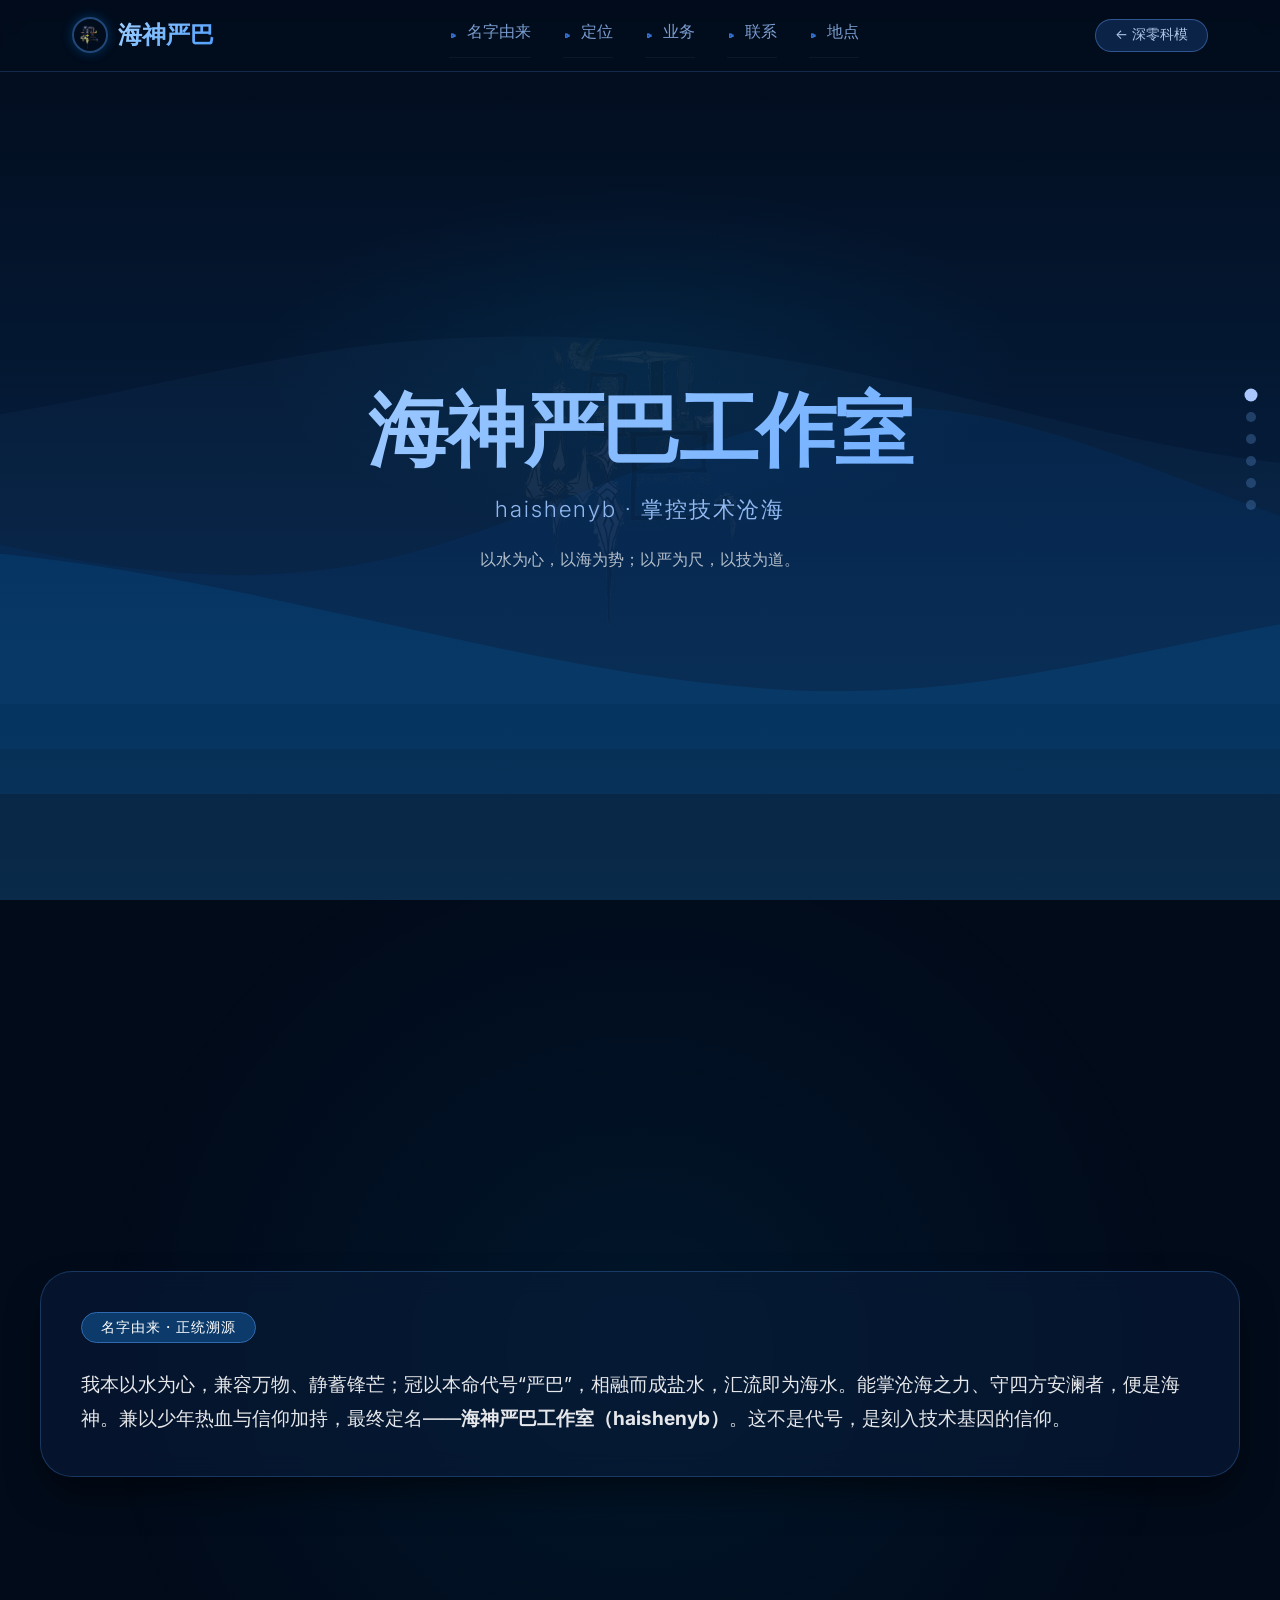
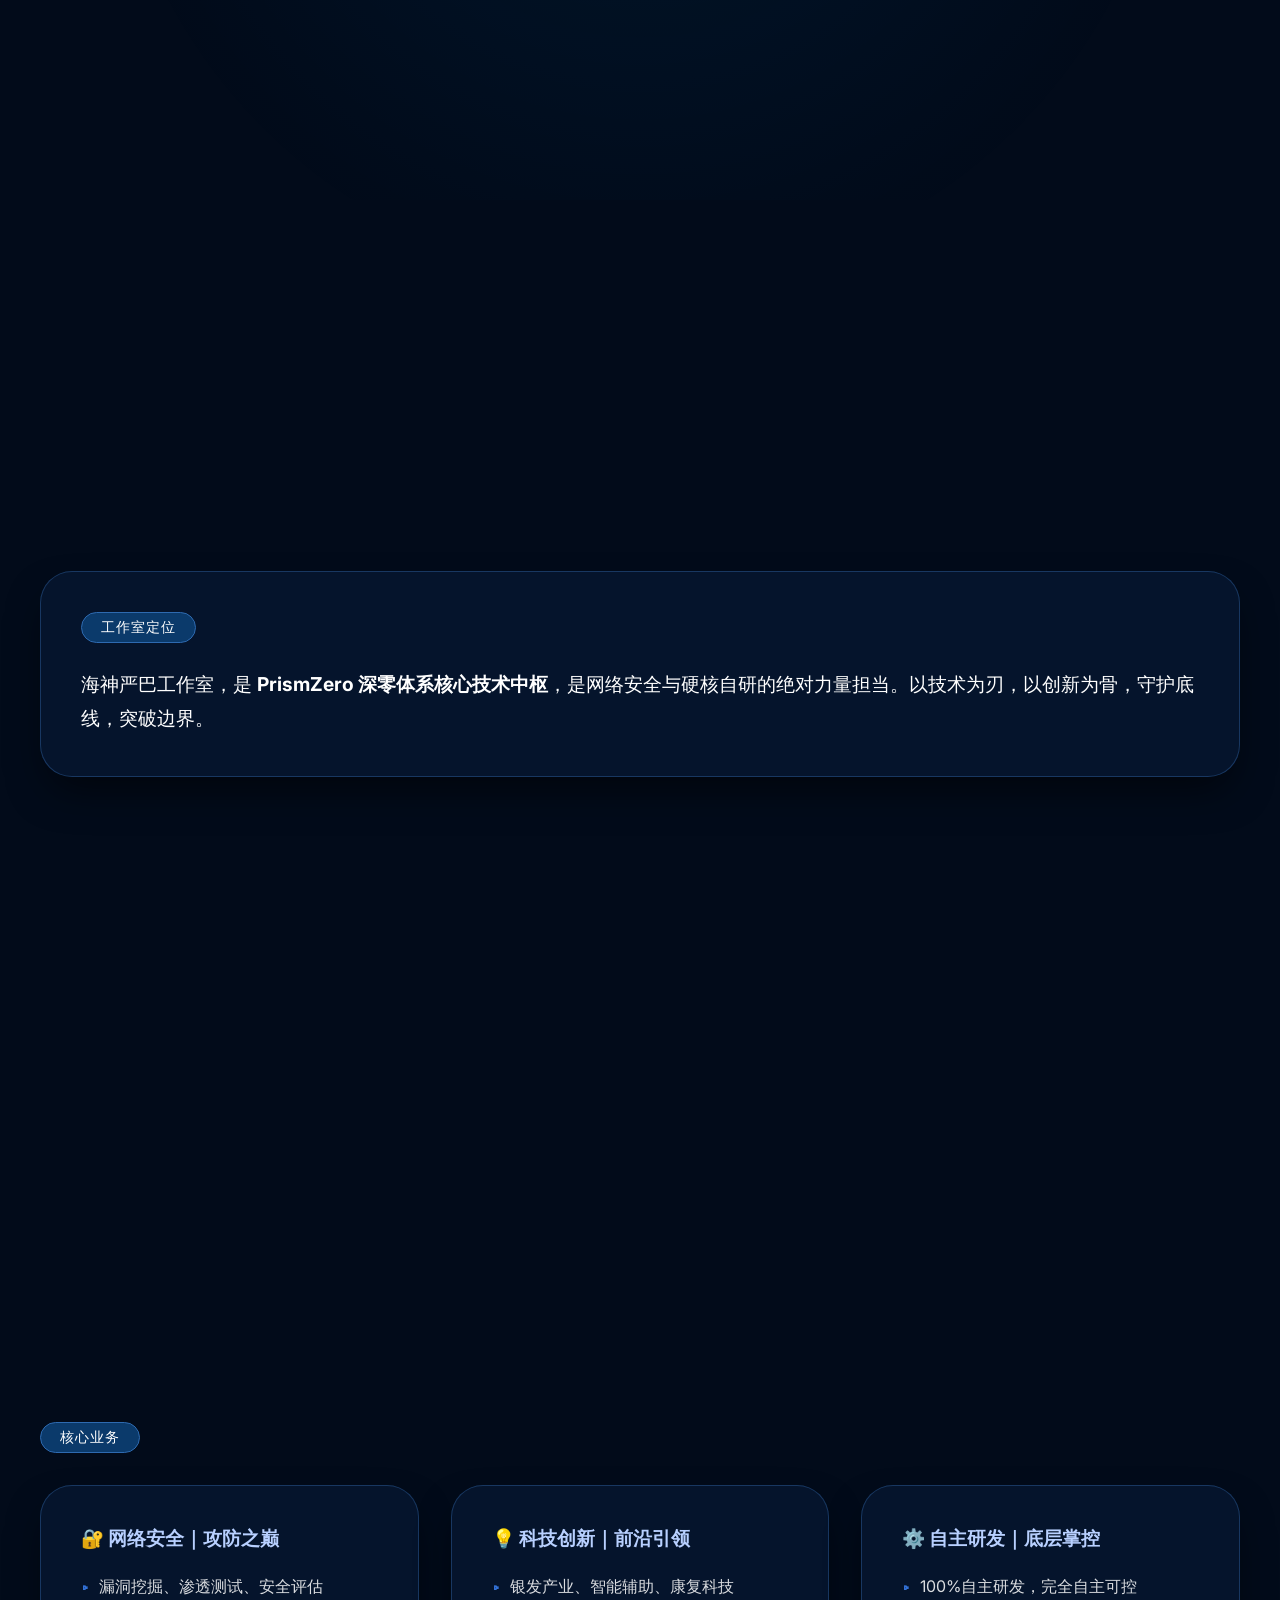
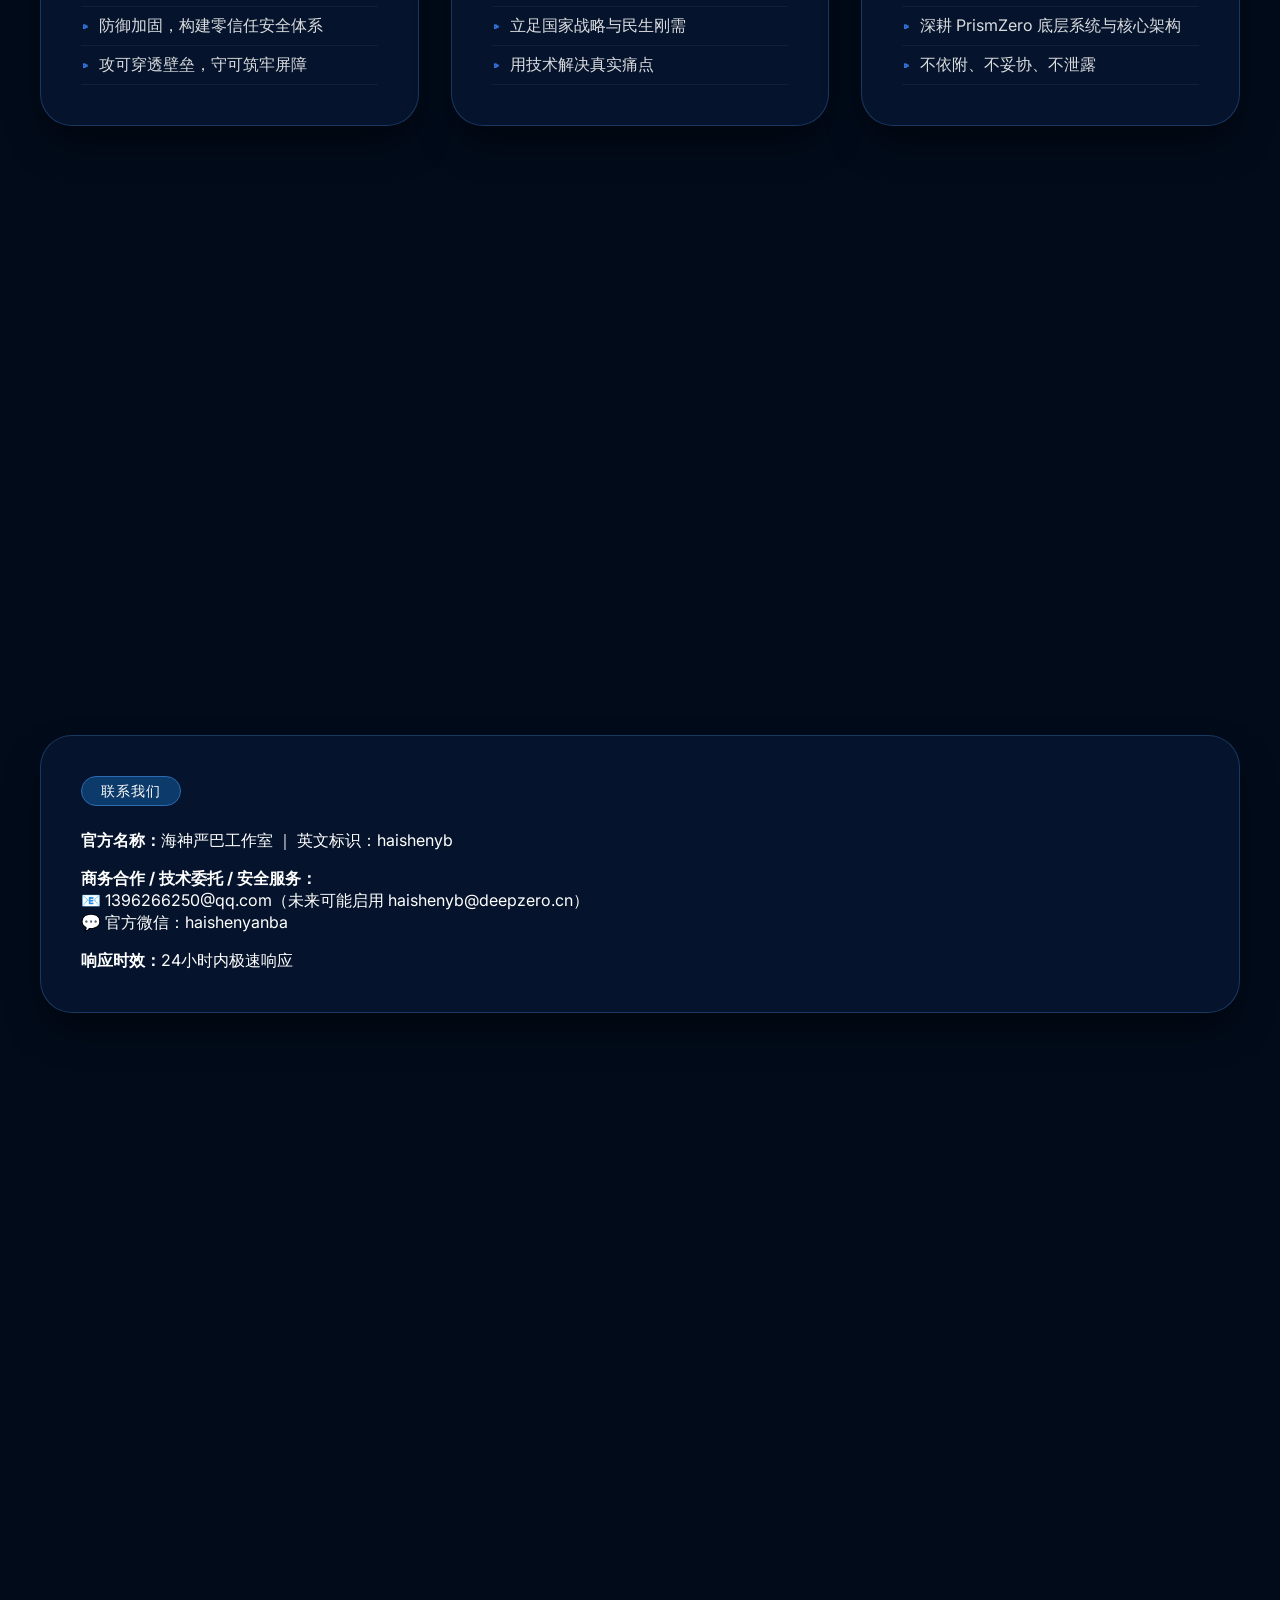
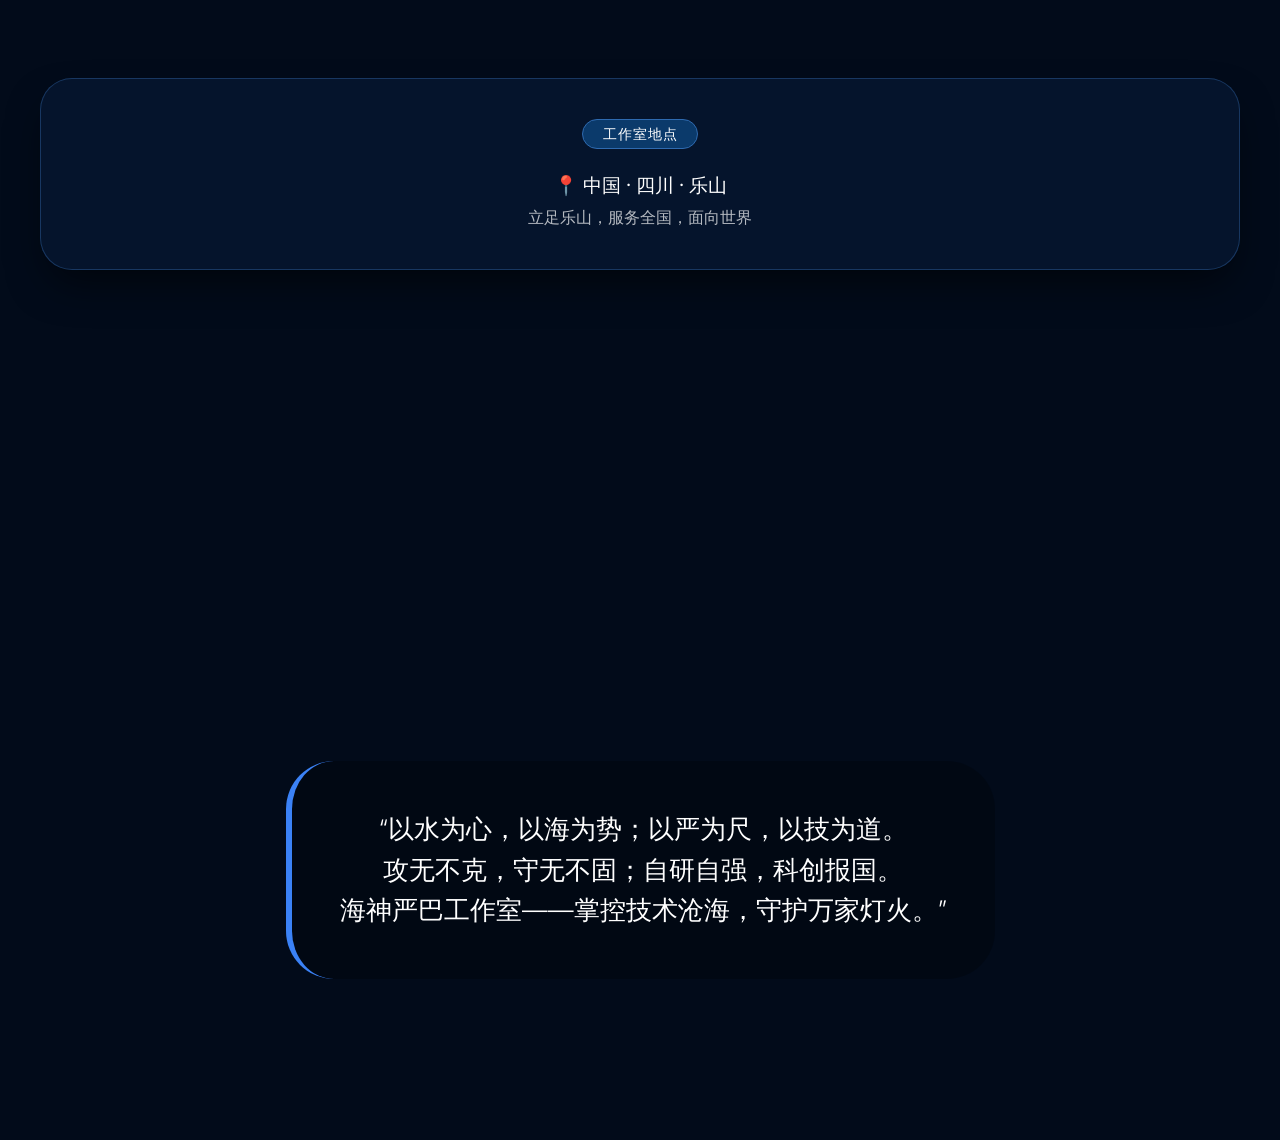
<file: PrismZeroGroupWeb/PrismZeroTechModel/Haishenyanba/Haishenyb.html>
<!DOCTYPE html>
<html lang="zh-CN">
<head>
    <meta charset="UTF-8">
    <meta name="viewport" content="width=device-width, initial-scale=1.0, user-scalable=no">
    <title>海神严巴工作室 · haishenyb</title>
    <link rel="preconnect" href="https://fonts.googleapis.com">
    <link rel="preconnect" href="https://fonts.gstatic.com" crossorigin>
    <link href="https://fonts.googleapis.com/css2?family=Inter:wght@300;400;500;600;700;800&display=swap" rel="stylesheet">
    <link rel="stylesheet" href="Haishenyb-css.css">
</head>
<body>
    <!-- 动态海浪背景层 -->
    <div class="ocean-bg">
        <div class="wave wave-1"></div>
        <div class="wave wave-2"></div>
        <div class="wave wave-3"></div>
    </div>
    <div class="bg-gradient"></div>

    <!-- 全局背景水印图腾（每屏可见） -->
    <div class="brand-watermark"></div>

    <!-- 固定导航栏 -->
    <nav class="navbar">
        <div class="nav-container">
            <!-- 方案B：导航栏Logo替换为图标 -->
            <a href="#home" class="nav-logo">
                <img src="Haishenyb.png" alt="海神严巴" class="nav-logo-img">
                <span class="nav-logo-text">海神严巴</span>
            </a>
            <ul class="nav-menu">
                <li><a href="#origin" class="nav-link">名字由来</a></li>
                <li><a href="#positioning" class="nav-link">定位</a></li>
                <li><a href="#business" class="nav-link">业务</a></li>
                <li><a href="#contact" class="nav-link">联系</a></li>
                <li><a href="#location" class="nav-link">地点</a></li>
            </ul>
            <a href="../PrismZeroTechModel-html.html" class="nav-back-btn">← 深零科模</a>
        </div>
    </nav>

    <div class="nav-dots" id="navDots"></div>

    <!-- 第一屏：主视觉 -->
    <section id="home">
        <div class="container" style="text-align: center;">
            <h1>海神严巴工作室</h1>
            <div class="subhead">haishenyb · 掌控技术沧海</div>
            <p style="margin-top: 1.5rem; max-width: 600px; margin-left: auto; margin-right: auto; opacity: 0.7;">
                以水为心，以海为势；以严为尺，以技为道。
            </p>
        </div>
    </section>

    <!-- 第二屏：名字由来 -->
    <section id="origin" class="origin-section">
        <div class="container glass-card">
            <div class="badge">名字由来 · 正统溯源</div>
            <p style="font-size: 1.2rem; line-height: 1.8; opacity: 0.9;">
                我本以水为心，兼容万物、静蓄锋芒；冠以本命代号“严巴”，相融而成盐水，汇流即为海水。能掌沧海之力、守四方安澜者，便是海神。兼以少年热血与信仰加持，最终定名——<strong>海神严巴工作室（haishenyb）</strong>。这不是代号，是刻入技术基因的信仰。
            </p>
        </div>
    </section>

    <!-- 第三屏：工作室定位 -->
    <section id="positioning">
        <div class="container glass-card">
            <div class="badge">工作室定位</div>
            <p style="font-size: 1.2rem; line-height: 1.8;">
                海神严巴工作室，是 <strong>PrismZero 深零体系核心技术中枢</strong>，是网络安全与硬核自研的绝对力量担当。以技术为刃，以创新为骨，守护底线，突破边界。
            </p>
        </div>
    </section>

    <!-- 第四屏：核心业务 -->
    <section id="business">
        <div class="container">
            <div class="badge" style="margin-bottom: 2rem;">核心业务</div>
            <div class="grid-3">
                <div class="glass-card">
                    <h3 style="color: #b8d0ff; margin-bottom: 1rem;">🔐 网络安全｜攻防之巅</h3>
                    <ul>
                        <li>漏洞挖掘、渗透测试、安全评估</li>
                        <li>防御加固，构建零信任安全体系</li>
                        <li>攻可穿透壁垒，守可筑牢屏障</li>
                    </ul>
                </div>
                <div class="glass-card">
                    <h3 style="color: #b8d0ff; margin-bottom: 1rem;">💡 科技创新｜前沿引领</h3>
                    <ul>
                        <li>银发产业、智能辅助、康复科技</li>
                        <li>立足国家战略与民生刚需</li>
                        <li>用技术解决真实痛点</li>
                    </ul>
                </div>
                <div class="glass-card">
                    <h3 style="color: #b8d0ff; margin-bottom: 1rem;">⚙️ 自主研发｜底层掌控</h3>
                    <ul>
                        <li>100%自主研发，完全自主可控</li>
                        <li>深耕 PrismZero 底层系统与核心架构</li>
                        <li>不依附、不妥协、不泄露</li>
                    </ul>
                </div>
            </div>
        </div>
    </section>

    <!-- 第五屏：联系我们 -->
    <section id="contact">
        <div class="container glass-card">
            <div class="badge">联系我们</div>
            <p style="margin-bottom: 1rem;"><strong>官方名称：</strong>海神严巴工作室 ｜ 英文标识：haishenyb</p>
            <p style="margin-bottom: 1rem;"><strong>商务合作 / 技术委托 / 安全服务：</strong><br>
            📧 1396266250@qq.com（未来可能启用 haishenyb@deepzero.cn）<br>
            💬 官方微信：haishenyanba</p>
            <p><strong>响应时效：</strong>24小时内极速响应</p>
        </div>
    </section>

    <!-- 第六屏：工作室地点 -->
    <section id="location">
        <div class="container glass-card" style="text-align: center;">
            <div class="badge">工作室地点</div>
            <p style="font-size: 1.2rem;">📍 中国 · 四川 · 乐山</p>
            <p style="margin-top: 0.5rem; opacity: 0.7;">立足乐山，服务全国，面向世界</p>
        </div>
    </section>

    <!-- 底部宣言 -->
    <div class="footer-quote">
        <div class="quote-block">
            “以水为心，以海为势；以严为尺，以技为道。<br>攻无不克，守无不固；自研自强，科创报国。<br>海神严巴工作室——掌控技术沧海，守护万家灯火。”
        </div>
    </div>

    <script src="Haishenyb-js.js"></script>
</body>
</html>
</file>
<file: PrismZeroGroupWeb/PrismZeroSystemWebsite/system.css>
* {
    margin: 0;
    padding: 0;
    box-sizing: border-box;
}

body {
    font-family: 'Inter', sans-serif;
    background: #14223a;
    color: #ffffff;
    overflow-y: scroll;
    scroll-behavior: smooth;
}

section {
    min-height: 100vh;
    width: 100%;
    display: flex;
    flex-direction: column;
    align-items: center;
    justify-content: center;
    padding: 6rem 2rem 3rem;
    position: relative;
    overflow: hidden;
}

.bg-gradient {
    position: fixed;
    top: 0;
    left: 0;
    width: 100%;
    height: 100%;
    background: radial-gradient(circle at 22% 26%, #33527f, #182c4d);
    z-index: -2;
}

.bg-particles {
    position: fixed;
    top: 0;
    left: 0;
    width: 100%;
    height: 100%;
    background-image: url("data:image/svg+xml,%3Csvg xmlns='http://www.w3.org/2000/svg' width='100%25' height='100%25'%3E%3Cdefs%3E%3Cpattern id='grid' width='40' height='40' patternUnits='userSpaceOnUse'%3E%3Cpath d='M 40 0 L 0 0 0 40' fill='none' stroke='rgba(100,150,255,0.08)' stroke-width='1'/%3E%3C/pattern%3E%3C/defs%3E%3Crect width='100%25' height='100%25' fill='url(%23grid)'/%3E%3C/svg%3E");
    z-index: -1;
}

.container {
    max-width: 1200px;
    width: 100%;
    z-index: 2;
    animation: fadeUp 0.8s ease-out;
}

@keyframes fadeUp {
    0% { opacity: 0; transform: translateY(30px); }
    100% { opacity: 1; transform: translateY(0); }
}

h1 {
    font-size: clamp(3rem, 10vw, 5rem);
    font-weight: 800;
    letter-spacing: -0.03em;
    background: linear-gradient(135deg, #aaccff, #6d9eff);
    -webkit-background-clip: text;
    background-clip: text;
    color: transparent;
    margin-bottom: 0.5rem;
    line-height: 1.1;
}

.subhead {
    font-size: 1.4rem;
    color: #b0c7e9;
    margin-bottom: 1rem;
    font-weight: 300;
    letter-spacing: 2px;
}

.glass-card {
    background: rgba(20, 35, 60, 0.6);
    backdrop-filter: blur(12px);
    -webkit-backdrop-filter: blur(12px);
    border: 1px solid rgba(100, 160, 255, 0.2);
    border-radius: 36px;
    padding: 2.5rem;
    box-shadow: 0 25px 40px -10px rgba(0, 0, 0, 0.5);
}

.grid-2 {
    display: grid;
    grid-template-columns: 1fr 1fr;
    gap: 2rem;
}

.grid-3 {
    display: grid;
    grid-template-columns: repeat(auto-fit, minmax(240px, 1fr));
    gap: 2rem;
}

.badge {
    display: inline-block;
    background: #1e3a8a;
    color: white;
    padding: 0.3rem 1.2rem;
    border-radius: 40px;
    font-size: 0.9rem;
    font-weight: 500;
    letter-spacing: 1px;
    margin-bottom: 1.5rem;
    border: 1px solid #3b82f6;
}

ul {
    list-style: none;
}

li {
    padding: 0.5rem 0;
    display: flex;
    align-items: center;
    gap: 10px;
    border-bottom: 1px solid rgba(255, 255, 255, 0.06);
    font-size: 0.95rem;
    opacity: 0.85;
}

li::before {
    content: "▹";
    color: #3b82f6;
    font-weight: bold;
}

.table-custom {
    width: 100%;
    border-collapse: collapse;
}

.table-custom th {
    text-align: left;
    padding: 1rem 0.5rem;
    font-weight: 600;
    color: #94b9ff;
    border-bottom: 1px solid #2a3a5c;
}

.table-custom td {
    padding: 1rem 0.5rem;
    border-bottom: 1px solid #1f2a44;
    vertical-align: middle;
}

.location-pill {
    background: #0f1a2b;
    padding: 0.6rem 1.5rem;
    border-radius: 60px;
    display: inline-block;
    margin-right: 0.5rem;
    margin-bottom: 0.5rem;
    border: 1px solid #2e4a7a;
    font-size: 0.9rem;
}

/* 导航栏 */
.navbar {
    position: fixed;
    top: 0;
    left: 0;
    width: 100%;
    z-index: 1000;
    background: rgba(10, 18, 30, 0.7);
    backdrop-filter: blur(10px);
    -webkit-backdrop-filter: blur(10px);
    border-bottom: 1px solid rgba(100, 160, 255, 0.15);
    padding: 0.8rem 0;
}

.nav-container {
    max-width: 1200px;
    margin: 0 auto;
    padding: 0 2rem;
    display: flex;
    align-items: center;
    justify-content: space-between;
}

.nav-logo {
    font-size: 1.5rem;
    font-weight: 700;
    text-decoration: none;
    letter-spacing: 1px;
    background: linear-gradient(135deg, #aaccff, #6d9eff);
    -webkit-background-clip: text;
    background-clip: text;
    color: transparent;
}

.nav-menu {
    display: flex;
    list-style: none;
    gap: 2rem;
}

.nav-link {
    color: #b0c7e9;
    text-decoration: none;
    font-weight: 500;
    font-size: 1rem;
    transition: color 0.2s;
    padding-bottom: 4px;
    border-bottom: 2px solid transparent;
}

.nav-link:hover {
    color: #ffffff;
    border-bottom-color: #3b82f6;
}

.nav-link.active-nav {
    color: #ffffff;
    border-bottom-color: #3b82f6;
}

/* 部门卡片 */
.dept-card {
    text-decoration: none;
    color: inherit;
    display: block;
    text-align: center;
    transition: transform 0.3s ease, box-shadow 0.3s ease, border-color 0.3s ease;
    cursor: pointer;
}

.dept-card:hover {
    transform: translateY(-4px);
    box-shadow: 0 30px 50px -10px rgba(0, 0, 0, 0.6);
    border-color: rgba(100, 160, 255, 0.4);
}

.dept-link {
    display: inline-block;
    padding: 0.3rem 1.5rem;
    border: 1px solid rgba(100, 160, 255, 0.4);
    border-radius: 40px;
    font-size: 0.85rem;
    font-weight: 500;
    color: #b0c7e9;
    transition: background 0.2s;
}

.dept-card:hover .dept-link {
    background: rgba(59, 130, 246, 0.2);
    color: #fff;
}

/* 宣言区块 */
.footer-quote {
    min-height: 50vh;
    display: flex;
    align-items: center;
    justify-content: center;
    padding: 2rem;
}

.quote-block {
    font-size: 1.3rem;
    font-weight: 300;
    line-height: 1.8;
    padding: 3rem;
    background: rgba(0, 0, 0, 0.25);
    border-radius: 48px;
    border-left: 6px solid #C5A059;
    max-width: 700px;
    text-align: center;
    color: #b0c7e9;
}

/* 响应式 */
@media (max-width: 768px) {
    .grid-2 {
        grid-template-columns: 1fr;
    }
    .grid-3 {
        grid-template-columns: 1fr;
    }
    section {
        padding: 5rem 1.5rem 2rem;
    }
    .nav-container {
        padding: 0 1.5rem;
    }
    .nav-menu {
        gap: 1rem;
    }
    .nav-link {
        font-size: 0.85rem;
    }
    .quote-block {
        font-size: 1.1rem;
        padding: 2rem;
    }
}

/* 背景水印图标 */
.brand-watermark {
    position: fixed;
    top: 50%;
    left: 50%;
    transform: translate(-50%, -50%);
    width: min(400px, 50vw);
    height: min(400px, 50vw);
    background-image: url('PrismZeroGroupSigh.png');
    background-size: contain;
    background-repeat: no-repeat;
    background-position: center;
    opacity: 0.06;
    filter: brightness(0.9) saturate(0.6);
    z-index: 0;
    pointer-events: none;
    animation: watermarkBreath 6s ease-in-out infinite;
}

@keyframes watermarkBreath {
    0%, 100% { opacity: 0.05; transform: translate(-50%, -50%) scale(1); }
    50% { opacity: 0.10; transform: translate(-50%, -50%) scale(1.04); }
}
</file>
<file: PrismZeroGroupWeb/PrismZeroTechModel/PrismZeroTechModel-css.css>
* {
    margin: 0;
    padding: 0;
    box-sizing: border-box;
}

body {
    font-family: 'Inter', sans-serif;
    background: #0b0f17;
    color: #ffffff;
    overflow-y: scroll;
    scroll-snap-type: y mandatory;
    scroll-behavior: smooth;
}

section {
    scroll-snap-align: start;
    min-height: 100vh;
    width: 100%;
    display: flex;
    flex-direction: column;
    align-items: center;
    justify-content: center;
    padding: 2rem;
    position: relative;
    overflow: hidden;
}

.bg-gradient {
    position: fixed;
    top: 0;
    left: 0;
    width: 100%;
    height: 100%;
    background: radial-gradient(circle at 20% 30%, #13203a, #03060b);
    z-index: -2;
}

.bg-particles {
    position: fixed;
    top: 0;
    left: 0;
    width: 100%;
    height: 100%;
    background-image: url('data:image/svg+xml;utf8,<svg width="100%" height="100%" xmlns="http://www.w3.org/2000/svg"><defs><pattern id="grid" width="40" height="40" patternUnits="userSpaceOnUse"><path d="M 40 0 L 0 0 0 40" fill="none" stroke="rgba(100,150,255,0.08)" stroke-width="1"/></pattern></defs><rect width="100%" height="100%" fill="url(%23grid)" /></svg>');
    z-index: -1;
}

.container {
    max-width: 1200px;
    width: 100%;
    z-index: 2;
    animation: fadeUp 0.8s ease-out;
}

@keyframes fadeUp {
    0% {
        opacity: 0;
        transform: translateY(30px);
    }
    100% {
        opacity: 1;
        transform: translateY(0);
    }
}

h1 {
    font-size: clamp(3.5rem, 12vw, 6rem);
    font-weight: 800;
    letter-spacing: -0.03em;
    background: linear-gradient(135deg, #aaccff, #6d9eff);
    -webkit-background-clip: text;
    background-clip: text;
    color: transparent;
    margin-bottom: 0.5rem;
    line-height: 1.1;
}

.subhead {
    font-size: 1.4rem;
    color: #b0c7e9;
    margin-bottom: 2rem;
    font-weight: 300;
}

.glass-card {
    background: rgba(20, 35, 60, 0.6);
    backdrop-filter: blur(12px);
    -webkit-backdrop-filter: blur(12px);
    border: 1px solid rgba(100, 160, 255, 0.2);
    border-radius: 36px;
    padding: 2.5rem;
    box-shadow: 0 25px 40px -10px rgba(0, 0, 0, 0.5);
}

.grid-2 {
    display: grid;
    grid-template-columns: 1fr 1fr;
    gap: 2rem;
}

.badge {
    display: inline-block;
    background: #1e3a8a;
    color: white;
    padding: 0.3rem 1.2rem;
    border-radius: 40px;
    font-size: 0.9rem;
    font-weight: 500;
    letter-spacing: 1px;
    margin-bottom: 1.5rem;
    border: 1px solid #3b82f6;
}

ul {
    list-style: none;
}

li {
    padding: 0.6rem 0;
    display: flex;
    align-items: center;
    gap: 10px;
    border-bottom: 1px solid rgba(255, 255, 255, 0.08);
}

li::before {
    content: "▹";
    color: #3b82f6;
    font-weight: bold;
}

.table-custom {
    width: 100%;
    border-collapse: collapse;
}

.table-custom th {
    text-align: left;
    padding: 1rem 0.5rem;
    font-weight: 600;
    color: #94b9ff;
    border-bottom: 1px solid #2a3a5c;
}

.table-custom td {
    padding: 1rem 0.5rem;
    border-bottom: 1px solid #1f2a44;
}

.quote-block {
    font-size: 1.8rem;
    font-weight: 300;
    line-height: 1.5;
    padding: 2rem;
    background: rgba(0, 0, 0, 0.2);
    border-radius: 48px;
    border-left: 6px solid #3b82f6;
}

.location-pill {
    background: #0f1a2b;
    padding: 0.8rem 1.8rem;
    border-radius: 60px;
    display: inline-block;
    margin-right: 1rem;
    margin-bottom: 1rem;
    border: 1px solid #2e4a7a;
}

.footer-tagline {
    text-align: right;
    margin-top: 3rem;
    font-size: 1.4rem;
    font-weight: 600;
    opacity: 0.8;
}

@media (max-width: 768px) {
    .grid-2 {
        grid-template-columns: 1fr;
    }
    section {
        padding: 1.5rem;
    }
}

.nav-dots {
    position: fixed;
    right: 24px;
    top: 50%;
    transform: translateY(-50%);
    z-index: 100;
    display: flex;
    flex-direction: column;
    gap: 12px;
}

.dot {
    width: 10px;
    height: 10px;
    border-radius: 50%;
    background: #5f7faf;
    opacity: 0.4;
    transition: all 0.2s;
    cursor: pointer;
}

.dot.active {
    opacity: 1;
    background: #aac8ff;
    transform: scale(1.3);
}

/* ========== 导航栏样式 ========== */
.navbar {
    position: fixed;
    top: 0;
    left: 0;
    width: 100%;
    z-index: 1000;
    background: rgba(10, 18, 30, 0.7);
    backdrop-filter: blur(10px);
    -webkit-backdrop-filter: blur(10px);
    border-bottom: 1px solid rgba(100, 160, 255, 0.15);
    padding: 0.8rem 0;
}

.nav-container {
    max-width: 1200px;
    margin: 0 auto;
    padding: 0 2rem;
    display: flex;
    align-items: center;
    justify-content: space-between;
}

.nav-logo {
    font-size: 1.5rem;
    font-weight: 700;
    color: #ffffff;
    text-decoration: none;
    letter-spacing: 1px;
    background: linear-gradient(135deg, #aaccff, #6d9eff);
    -webkit-background-clip: text;
    background-clip: text;
    color: transparent;
}

.nav-menu {
    display: flex;
    list-style: none;
    gap: 2rem;
}

.nav-link {
    color: #b0c7e9;
    text-decoration: none;
    font-weight: 500;
    font-size: 1rem;
    transition: color 0.2s;
    padding-bottom: 4px;
    border-bottom: 2px solid transparent;
}

.nav-link:hover {
    color: #ffffff;
    border-bottom-color: #3b82f6;
}

/* 导航栏高亮状态（通过 JS 动态添加类 active-nav） */
.nav-link.active-nav {
    color: #ffffff;
    border-bottom-color: #3b82f6;
}

/* 部门卡片悬停效果 */
.dept-card {
    transition: transform 0.3s ease, box-shadow 0.3s ease, border-color 0.3s ease;
}
.dept-card:hover {
    transform: translateY(-4px);
    box-shadow: 0 30px 50px -10px rgba(0,0,0,0.6);
    border-color: rgba(100,160,255,0.4);
}

/* 移动端适配 */
@media (max-width: 768px) {
    .nav-container {
        padding: 0 1.5rem;
    }
    .nav-menu {
        gap: 1.2rem;
    }
    .nav-logo {
        font-size: 1.3rem;
    }
    .nav-link {
        font-size: 0.9rem;
    }
}
</file>
<file: PrismZeroGroupWeb/PrismZeroTechModel/Haishenyanba/Haishenyb-css.css>
* {
    margin: 0;
    padding: 0;
    box-sizing: border-box;
}

body {
    font-family: 'Inter', sans-serif;
    background: #020b1a;
    color: #ffffff;
    overflow-y: scroll;
    scroll-behavior: smooth;
    position: relative;
}

/* 背景渐变 */
.bg-gradient {
    position: fixed;
    top: 0;
    left: 0;
    width: 100%;
    height: 100%;
    background: radial-gradient(circle at 30% 20%, #0a2a4a, #020b1a 80%);
    z-index: -2;
}

/* 海浪动态背景 */
.ocean-bg {
    position: fixed;
    top: 0;
    left: 0;
    width: 100%;
    height: 100%;
    z-index: -1;
    overflow: hidden;
    background: linear-gradient(180deg, #020b1a 0%, #051e3e 60%, #0a2a4a 100%);
}

/* 光晕层 */
.ocean-bg::after {
    content: '';
    position: absolute;
    top: 40%;
    left: 50%;
    width: 60%;
    height: 40%;
    transform: translate(-50%, -50%);
    background: radial-gradient(ellipse, rgba(0, 180, 255, 0.08) 0%, transparent 70%);
    animation: lightFloat 8s ease-in-out infinite alternate;
    pointer-events: none;
}

@keyframes lightFloat {
    0% { transform: translate(-50%, -50%) scale(1); }
    100% { transform: translate(-50%, -60%) scale(1.2); }
}

.wave {
    position: absolute;
    bottom: 0;
    left: -50%;
    width: 200%;
    height: 100%;
    background-repeat: repeat-x;
    animation-timing-function: ease-in-out;
    animation-iteration-count: infinite;
}

.wave-1 {
    background-image: url("data:image/svg+xml,%3Csvg xmlns='http://www.w3.org/2000/svg' viewBox='0 0 1440 320'%3E%3Cpath fill='rgba(0,100,200,0.15)' d='M0,96L48,112C96,128,192,160,288,186.7C384,213,480,235,576,213.3C672,192,768,128,864,128C960,128,1056,192,1152,208C1248,224,1344,192,1392,176L1440,160L1440,320L1392,320C1344,320,1248,320,1152,320C1056,320,960,320,864,320C768,320,672,320,576,320C480,320,384,320,288,320C192,320,96,320,48,320L0,320Z'%3E%3C/path%3E%3C/svg%3E");
    animation-name: waveMove1, waveFloat1;
    animation-duration: 18s, 4s;
    bottom: -20%;
    opacity: 0.6;
}

.wave-2 {
    background-image: url("data:image/svg+xml,%3Csvg xmlns='http://www.w3.org/2000/svg' viewBox='0 0 1440 320'%3E%3Cpath fill='rgba(0,150,255,0.2)' d='M0,224L48,213.3C96,203,192,181,288,181.3C384,181,480,203,576,224C672,245,768,267,864,261.3C960,256,1056,224,1152,213.3C1248,203,1344,213,1392,218.7L1440,224L1440,320L1392,320C1344,320,1248,320,1152,320C1056,320,960,320,864,320C768,320,672,320,576,320C480,320,384,320,288,320C192,320,96,320,48,320L0,320Z'%3E%3C/path%3E%3C/svg%3E");
    animation-name: waveMove2, waveFloat2;
    animation-duration: 14s, 5s;
    bottom: -25%;
    opacity: 0.5;
}

.wave-3 {
    background-image: url("data:image/svg+xml,%3Csvg xmlns='http://www.w3.org/2000/svg' viewBox='0 0 1440 320'%3E%3Cpath fill='rgba(100,180,255,0.1)' d='M0,128L48,138.7C96,149,192,171,288,165.3C384,160,480,128,576,117.3C672,107,768,117,864,138.7C960,160,1056,192,1152,186.7C1248,181,1344,139,1392,117.3L1440,96L1440,320L1392,320C1344,320,1248,320,1152,320C1056,320,960,320,864,320C768,320,672,320,576,320C480,320,384,320,288,320C192,320,96,320,48,320L0,320Z'%3E%3C/path%3E%3C/svg%3E");
    animation-name: waveMove3, waveFloat3;
    animation-duration: 20s, 6s;
    bottom: -15%;
    opacity: 0.4;
}

/* 水平移动 */
@keyframes waveMove1 {
    0% { transform: translateX(0); }
    100% { transform: translateX(-50%); }
}
@keyframes waveMove2 {
    0% { transform: translateX(-50%); }
    100% { transform: translateX(0); }
}
@keyframes waveMove3 {
    0% { transform: translateX(0); }
    100% { transform: translateX(-50%); }
}

/* 垂直浮动 */
@keyframes waveFloat1 {
    0%, 100% { transform: translateY(0) scaleY(1); }
    50% { transform: translateY(-8px) scaleY(1.03); }
}
@keyframes waveFloat2 {
    0%, 100% { transform: translateY(0) scaleY(1); }
    50% { transform: translateY(6px) scaleY(0.97); }
}
@keyframes waveFloat3 {
    0%, 100% { transform: translateY(0) scaleY(1); }
    50% { transform: translateY(-4px) scaleY(1.02); }
}

/* 滚动区块 */
section {
    scroll-snap-align: start;
    min-height: 100vh;
    width: 100%;
    display: flex;
    flex-direction: column;
    align-items: center;
    justify-content: center;
    padding: 6rem 2rem 3rem;
    position: relative;
    overflow: hidden;
}

.container {
    max-width: 1200px;
    width: 100%;
    z-index: 2;
    animation: fadeUp 0.8s ease-out;
}

@keyframes fadeUp {
    0% { opacity: 0; transform: translateY(30px); }
    100% { opacity: 1; transform: translateY(0); }
}

h1 {
    font-size: clamp(3rem, 10vw, 5rem);
    font-weight: 800;
    letter-spacing: -0.03em;
    background: linear-gradient(135deg, #b0d4ff, #5da3ff);
    -webkit-background-clip: text;
    background-clip: text;
    color: transparent;
    margin-bottom: 0.5rem;
}

.subhead {
    font-size: 1.4rem;
    color: #90b8f0;
    margin-bottom: 1rem;
    font-weight: 300;
    letter-spacing: 2px;
}

.glass-card {
    background: rgba(10, 30, 60, 0.55);
    backdrop-filter: blur(12px);
    -webkit-backdrop-filter: blur(12px);
    border: 1px solid rgba(80, 160, 255, 0.25);
    border-radius: 32px;
    padding: 2.5rem;
    box-shadow: 0 20px 40px -10px rgba(0,0,0,0.6);
}

.badge {
    display: inline-block;
    background: #0b3a6b;
    color: white;
    padding: 0.3rem 1.2rem;
    border-radius: 40px;
    font-size: 0.9rem;
    font-weight: 500;
    letter-spacing: 1px;
    margin-bottom: 1.5rem;
    border: 1px solid #2e6ab0;
}

ul {
    list-style: none;
}
li {
    padding: 0.5rem 0;
    display: flex;
    align-items: center;
    gap: 10px;
    border-bottom: 1px solid rgba(255,255,255,0.06);
    opacity: 0.85;
}
li::before {
    content: "▹";
    color: #3b82f6;
    font-weight: bold;
}

.grid-3 {
    display: grid;
    grid-template-columns: repeat(auto-fit, minmax(280px, 1fr));
    gap: 2rem;
}

/* 名字由来特殊效果 */
.origin-section {
    position: relative;
}
.origin-section::before {
    content: '';
    position: absolute;
    top: 50%;
    left: 50%;
    width: 100%;
    height: 100%;
    background: radial-gradient(circle, rgba(0,160,255,0.08) 0%, transparent 70%);
    transform: translate(-50%, -50%);
    animation: pulseGlow 3s ease-in-out infinite;
    z-index: 0;
}
@keyframes pulseGlow {
    0%,100% { opacity: 0.6; }
    50% { opacity: 1; }
}

/* 宣言区块 */
.footer-quote {
    min-height: 60vh;
    display: flex;
    align-items: center;
    justify-content: center;
    padding: 2rem;
    scroll-snap-align: start;
}
.quote-block {
    font-size: 1.6rem;
    font-weight: 300;
    line-height: 1.6;
    padding: 3rem;
    background: rgba(0,0,0,0.25);
    border-radius: 48px;
    border-left: 6px solid #3b82f6;
    max-width: 800px;
    text-align: center;
}

/* ========== 导航栏 ========== */
.navbar {
    position: fixed;
    top: 0;
    left: 0;
    width: 100%;
    z-index: 1000;
    background: rgba(2, 12, 28, 0.75);
    backdrop-filter: blur(10px);
    border-bottom: 1px solid rgba(80, 160, 255, 0.2);
    padding: 0.8rem 0;
}
.nav-container {
    max-width: 1200px;
    margin: 0 auto;
    padding: 0 2rem;
    display: flex;
    align-items: center;
    justify-content: space-between;
}

/* 导航栏 Logo（带图标） */
.nav-logo {
    display: flex;
    align-items: center;
    gap: 0.6rem;
    text-decoration: none;
    font-size: 1.5rem;
    font-weight: 700;
}

.nav-logo-img {
    width: 36px;
    height: 36px;
    border-radius: 50%;
    object-fit: cover;
    border: 2px solid rgba(80, 160, 255, 0.4);
    box-shadow: 0 0 12px rgba(0, 150, 255, 0.3);
    transition: box-shadow 0.3s;
}

.nav-logo:hover .nav-logo-img {
    box-shadow: 0 0 20px rgba(0, 180, 255, 0.6);
}

.nav-logo-text {
    background: linear-gradient(135deg, #a0d0ff, #4d9eff);
    -webkit-background-clip: text;
    background-clip: text;
    color: transparent;
}

.nav-menu {
    display: flex;
    list-style: none;
    gap: 2rem;
}
.nav-link {
    color: #90b8f0;
    text-decoration: none;
    font-weight: 500;
    transition: color 0.2s;
    padding-bottom: 4px;
    border-bottom: 2px solid transparent;
}
.nav-link:hover, .nav-link.active-nav {
    color: #fff;
    border-bottom-color: #3b82f6;
}
.nav-back-btn {
    background: rgba(59,130,246,0.2);
    border: 1px solid rgba(100,160,255,0.4);
    color: #b0c7e9;
    padding: 0.4rem 1.2rem;
    border-radius: 40px;
    font-size: 0.85rem;
    text-decoration: none;
    transition: background 0.2s;
    white-space: nowrap;
}
.nav-back-btn:hover {
    background: rgba(59,130,246,0.4);
}

/* ========== 全局背景水印图腾 ========== */
.brand-watermark {
    position: fixed;
    top: 50%;
    left: 50%;
    transform: translate(-50%, -50%);
    width: min(400px, 100vw);
    height: min(400px, 100vw);
    background-image: url('Haishenyb.png');
    background-size: contain;
    background-repeat: no-repeat;
    background-position: center;
    opacity: 0.10;
    filter: brightness(0.7) saturate(0.3) hue-rotate(190deg);
    z-index: 0;
    pointer-events: none;
    animation: watermarkBreath 6s ease-in-out infinite;
}

@keyframes watermarkBreath {
    0%, 100% { opacity: 0.08; transform: translate(-50%, -50%) scale(1); }
    50% { opacity: 0.14; transform: translate(-50%, -50%) scale(1.04); }
}

/* 右侧导航点 */
.nav-dots {
    position: fixed;
    right: 24px;
    top: 50%;
    transform: translateY(-50%);
    z-index: 100;
    display: flex;
    flex-direction: column;
    gap: 12px;
}
.dot {
    width: 10px;
    height: 10px;
    border-radius: 50%;
    background: #4a7ab5;
    opacity: 0.4;
    transition: all 0.2s;
    cursor: pointer;
}
.dot.active {
    opacity: 1;
    background: #aac8ff;
    transform: scale(1.3);
}

/* 响应式 */
@media (max-width: 768px) {
    .nav-menu {
        gap: 1rem;
    }
    section {
        padding: 5rem 1.5rem 2rem;
    }
    .quote-block {
        font-size: 1.2rem;
        padding: 2rem;
    }
    .nav-logo-text {
        font-size: 1.2rem;
    }
}
</file>
